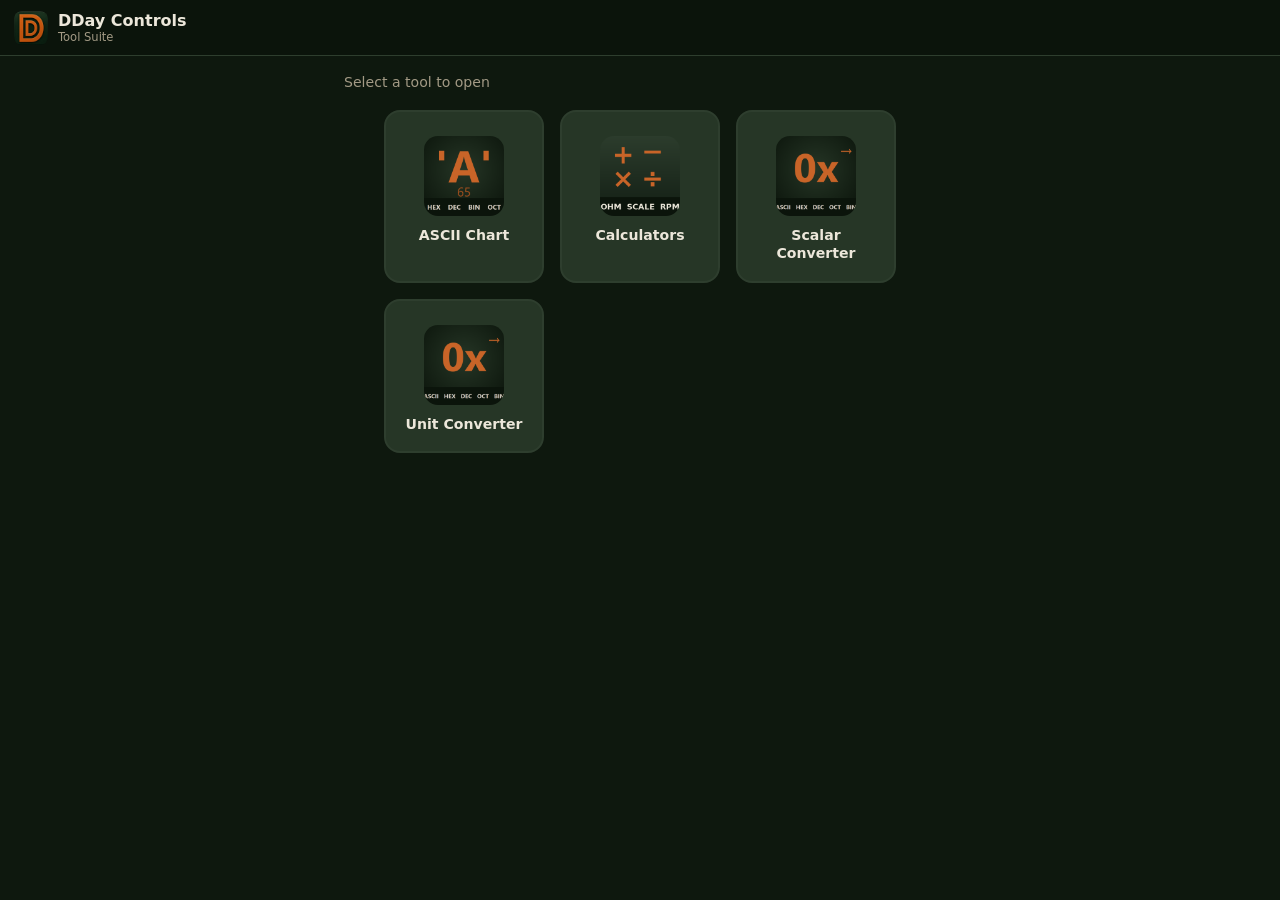
<file: index.html>
<!DOCTYPE html>
<html lang="en">
<head>
  <meta charset="UTF-8">
  <meta name="viewport" content="width=device-width, initial-scale=1.0">
  <title>DDay Controls Tool Suite</title>
  <link rel="manifest" href="manifest.json">
  <link rel="stylesheet" href="style.css">
  <meta name="theme-color" content="#263626">
  <meta name="description" content="DDay Controls Tool Suite — calculators, number base converter and ASCII chart">
  <link rel="apple-touch-icon" href="icons/icon-192.png">
</head>
<body>
  <header class="app-header">
    <img class="header-logo" src="icons/icon-192.png" alt="">
    <div class="header-text">
      <div class="title">DDay Controls</div>
      <div class="subtitle">Tool Suite</div>
    </div>
  </header>

  <main class="content">
    <p style="color:var(--text-muted); font-size:0.88rem;">Select a tool to open</p>
    <div class="tile-grid">
      <a class="tile" href="ascii-chart.html">
        <img class="tile-icon" src="icons/ascii-icon.png" alt="">
        <span class="tile-name">ASCII Chart</span>
      </a>
      <a class="tile" href="calculator.html">
        <img class="tile-icon" src="icons/calculator-icon.png" alt="">
        <span class="tile-name">Calculators</span>
      </a>
      <a class="tile" href="scalar.html">
        <img class="tile-icon" src="icons/converter-icon.png" alt="">
        <span class="tile-name">Scalar Converter</span>
      </a>
      <a class="tile" href="unit-converter.html">
        <img class="tile-icon" src="icons/converter-icon.png" alt="">
        <span class="tile-name">Unit Converter</span>
      </a>
    </div>
  </main>

  <script>
    if ('serviceWorker' in navigator) navigator.serviceWorker.register('sw.js');
  </script>
</body>
</html>
</file>
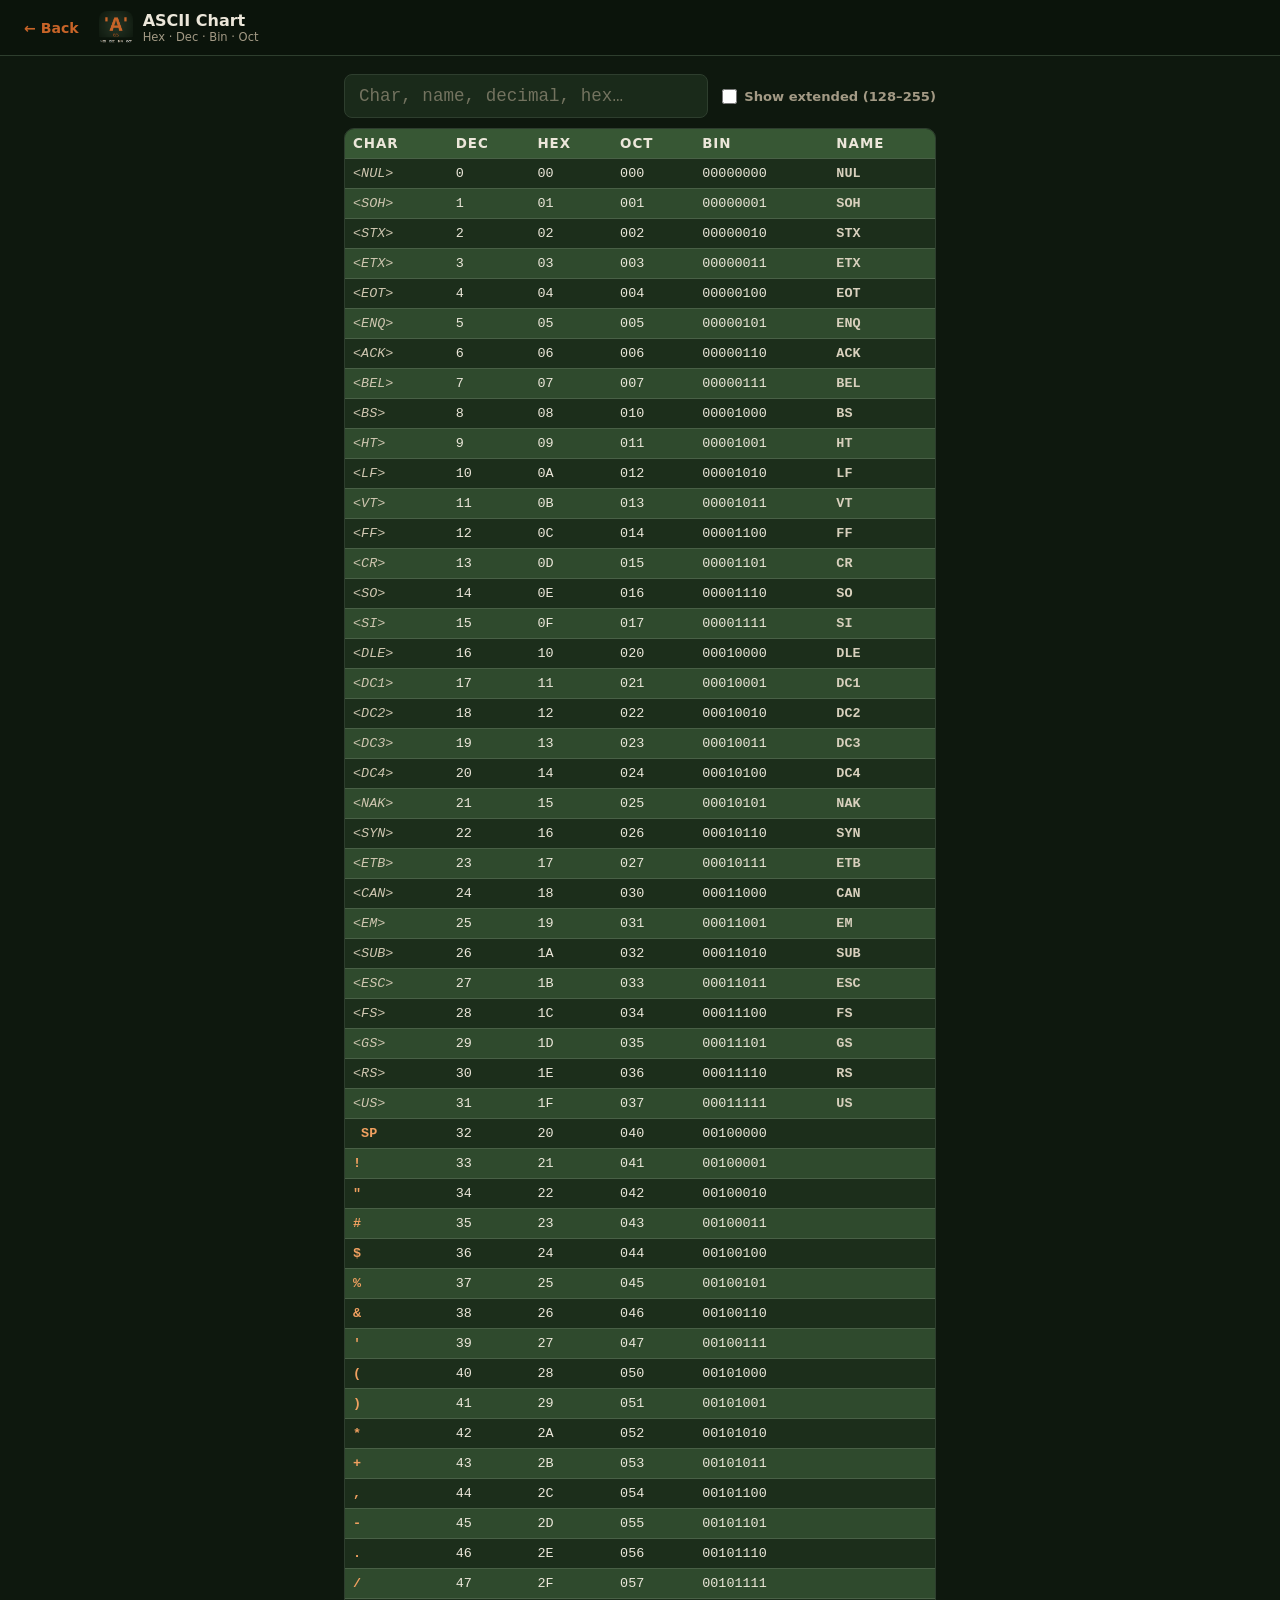
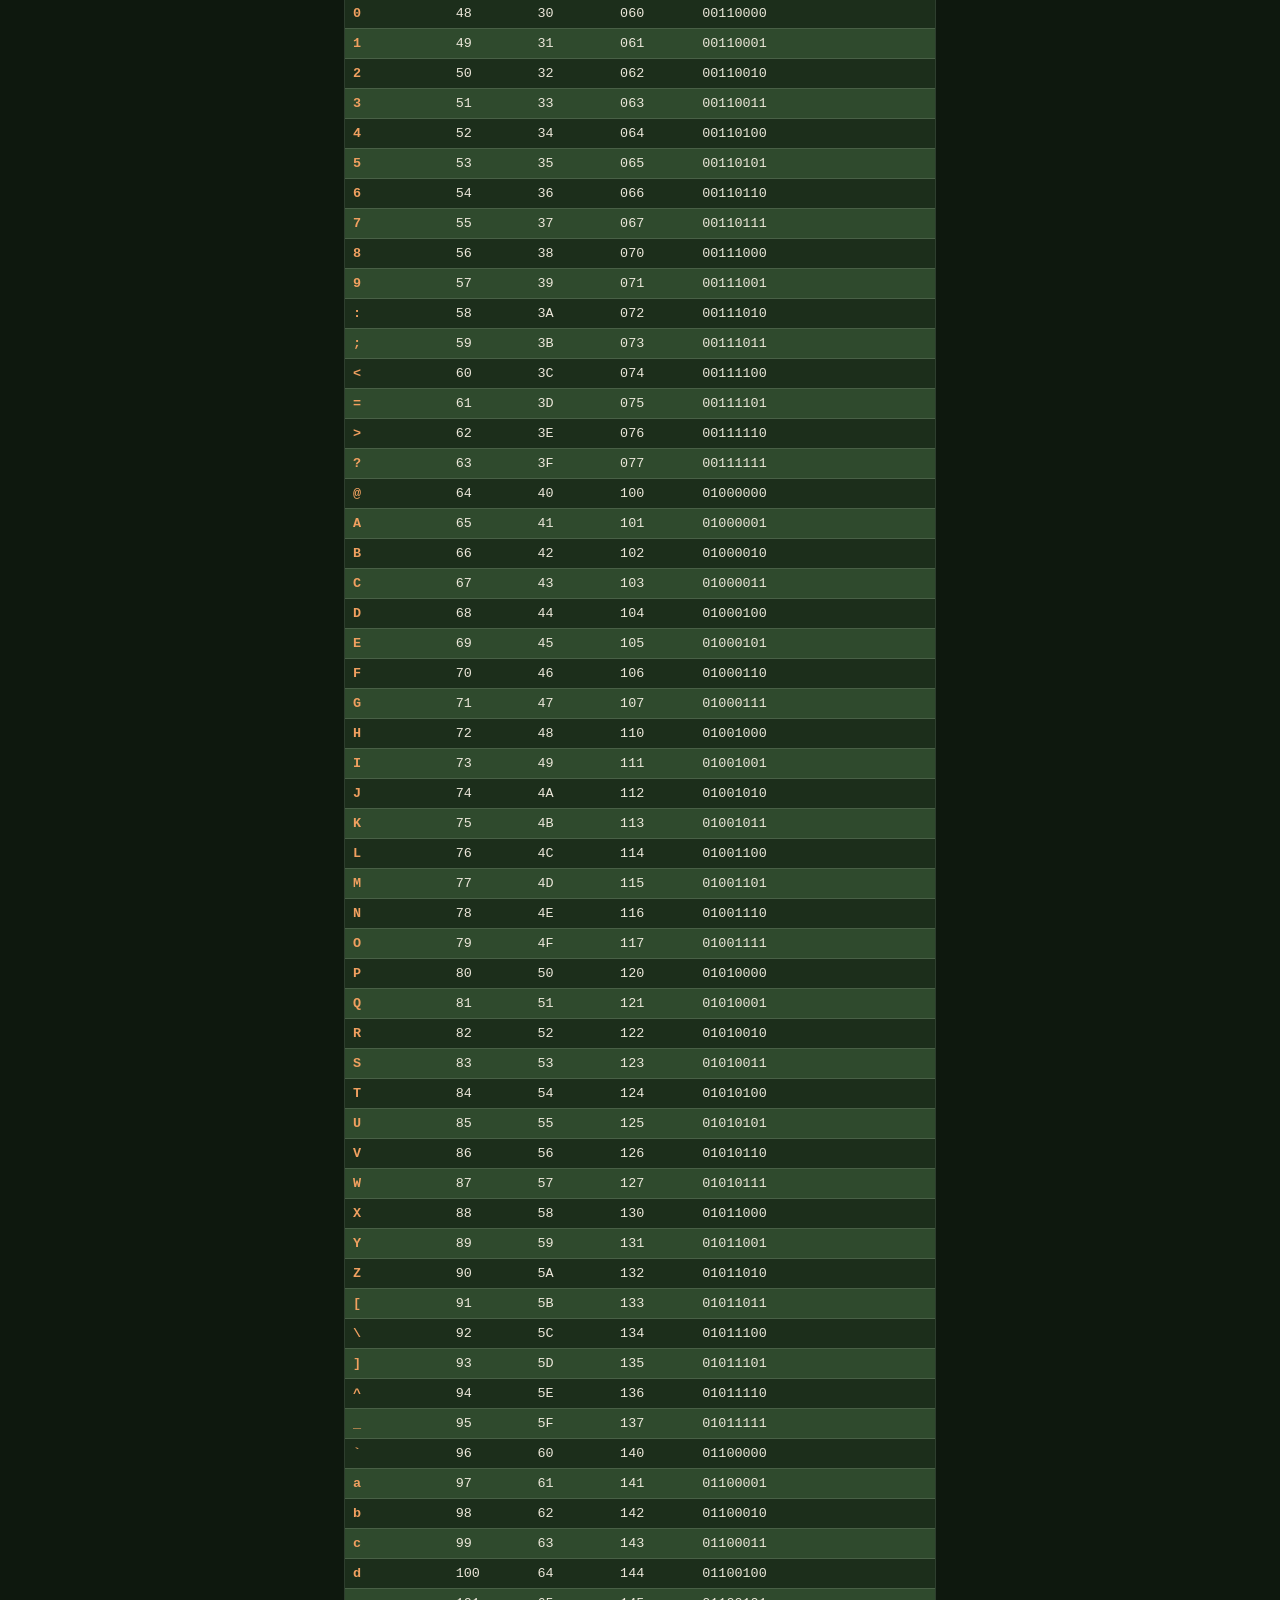
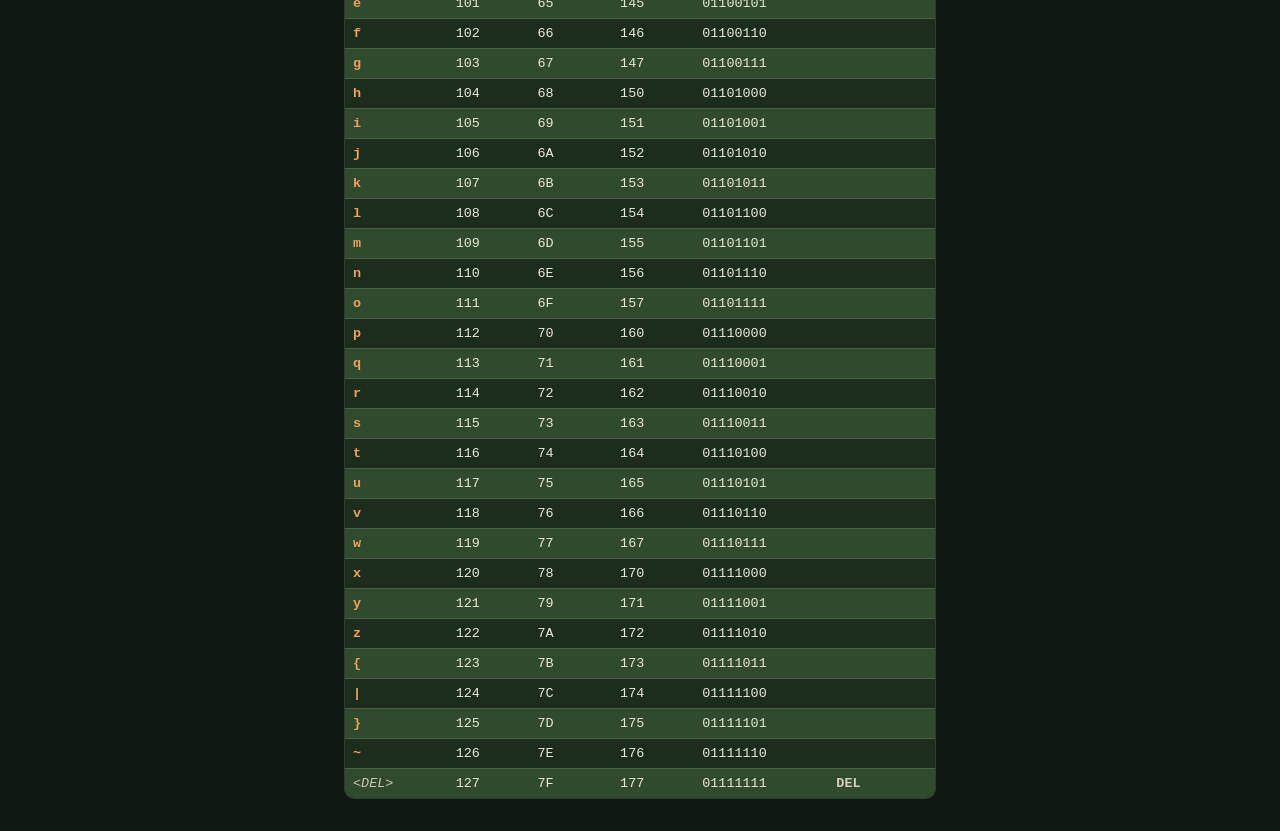
<file: ascii-chart.html>
<!DOCTYPE html>
<html lang="en">
<head>
  <meta charset="UTF-8">
  <meta name="viewport" content="width=device-width, initial-scale=1.0">
  <title>ASCII Chart — DDay Controls</title>
  <link rel="manifest" href="manifest.json">
  <link rel="stylesheet" href="style.css">
  <meta name="theme-color" content="#263626">
  <link rel="apple-touch-icon" href="icons/icon-192.png">
  <style>
    .toolbar {
      display: flex;
      align-items: center;
      gap: 14px;
      padding: 8px 0 4px;
      flex-wrap: wrap;
    }
    .toolbar input[type=search] { flex: 1; min-width: 180px; }
    .toggle-label {
      display: flex;
      align-items: center;
      gap: 7px;
      cursor: pointer;
      user-select: none;
      white-space: nowrap;
      font-size: 0.82rem;
      color: var(--text-muted);
      font-weight: 600;
    }
    .toggle-label input[type=checkbox] {
      accent-color: var(--accent);
      width: 15px; height: 15px;
      cursor: pointer;
    }

    /* Tighter table for more columns */
    .ascii-table thead th,
    .ascii-table td { padding: 7px 8px; font-size: 0.84rem; }
    .ascii-table thead th { top: 108px; }  /* below sticky toolbar */

    .td-char { color: #f0a060; font-weight: 700; min-width: 36px; }  /* bright orange char */
    .td-ctrl { color: #cfc6b0; font-style: italic; }  /* <NUL> etc — brightened for contrast */
    .td-name { color: #d8d0bd; font-family: inherit; font-weight: 600; font-size: 0.76rem; }
    .td-ext  { color: var(--text); }  /* extended printable chars */
  </style>
</head>
<body>
  <header class="app-header">
    <a class="back-btn" href="index.html">&#8592; Back</a>
    <img class="header-logo" src="icons/ascii-icon.png" alt="">
    <div class="header-text">
      <div class="title">ASCII Chart</div>
      <div class="subtitle">Hex · Dec · Bin · Oct</div>
    </div>
  </header>

  <main class="content" style="padding-top:0">
    <div class="search-sticky">
      <div class="toolbar">
        <input type="search" id="search"
               placeholder="Char, name, decimal, hex…"
               autocomplete="off" autocorrect="off"
               autocapitalize="off" spellcheck="false">
        <label class="toggle-label">
          <input type="checkbox" id="show-ext">
          Show extended (128–255)
        </label>
      </div>
    </div>

    <div class="ascii-wrap">
      <table class="ascii-table">
        <thead>
          <tr>
            <th>Char</th>
            <th>Dec</th>
            <th>Hex</th>
            <th>Oct</th>
            <th>Bin</th>
            <th>Name</th>
          </tr>
        </thead>
        <tbody id="tbody"></tbody>
      </table>
    </div>
    <p id="no-rows" class="no-rows" style="display:none">No matching characters</p>
  </main>

  <script>
    // Control character names 0–31 and 127
    const CTRL_NAMES = {
      0:'NUL',1:'SOH',2:'STX',3:'ETX',4:'EOT',5:'ENQ',6:'ACK',7:'BEL',
      8:'BS',9:'HT',10:'LF',11:'VT',12:'FF',13:'CR',14:'SO',15:'SI',
      16:'DLE',17:'DC1',18:'DC2',19:'DC3',20:'DC4',21:'NAK',22:'SYN',23:'ETB',
      24:'CAN',25:'EM',26:'SUB',27:'ESC',28:'FS',29:'GS',30:'RS',31:'US',127:'DEL',
    };

    // Build rows for 0–255
    function buildRows(maxN) {
      return Array.from({ length: maxN + 1 }, (_, i) => {
        const isCtrl    = i < 32 || i === 127;
        const isExt     = i > 127;
        const name      = CTRL_NAMES[i] || '';
        const charDisp  = isCtrl ? `&lt;${name}&gt;` : (i === 32 ? '&nbsp;SP' : String.fromCharCode(i));
        return {
          n:       i,
          dec:     i.toString(10),
          hex:     i.toString(16).toUpperCase().padStart(2, '0'),
          oct:     i.toString(8).padStart(3, '0'),
          bin:     i.toString(2).padStart(8, '0'),
          name,
          isCtrl,
          isExt,
          charDisp,
          // raw char for matching
          charRaw: isCtrl ? name : String.fromCharCode(i),
        };
      });
    }

    // ── Filter logic ─────────────────────────────────────────────────────────
    function rowMatches(r, term) {
      if (!term) return true;

      // Single character: case-insensitive — shows both 'A' (65) and 'a' (97)
      if (term.length === 1) {
        return r.charRaw.toLowerCase() === term.toLowerCase();
      }

      // Explicit 0x hex prefix
      if (term.toLowerCase().startsWith('0x')) {
        const h = term.slice(2).toLowerCase();
        return h === '' || r.hex.toLowerCase().startsWith(h);
      }

      // Mixed hex digits (contains a–f): match hex column
      if (/^[0-9a-f]+$/i.test(term) && /[a-f]/i.test(term)) {
        return r.hex.toLowerCase().startsWith(term.toLowerCase());
      }

      // Control name prefix (e.g. "nu" → NUL, "lf" → LF)
      if (r.name && r.name.toLowerCase().startsWith(term)) return true;

      // Pure decimal digits: match dec column by prefix
      if (/^\d+$/.test(term)) return r.dec.startsWith(term);

      return false;
    }

    // ── DOM ──────────────────────────────────────────────────────────────────
    const tbody    = document.getElementById('tbody');
    const searchEl = document.getElementById('search');
    const noRows   = document.getElementById('no-rows');
    const extChk   = document.getElementById('show-ext');

    let ALL_ROWS = buildRows(127);

    function renderRows() {
      const showExt = extChk.checked;
      const rows = showExt ? buildRows(255) : buildRows(127);
      ALL_ROWS = rows;
      tbody.innerHTML = '';
      const frag = document.createDocumentFragment();
      rows.forEach(r => {
        const tr = document.createElement('tr');
        tr.dataset.n = r.n;
        const charClass = r.isCtrl ? 'td-ctrl' : (r.isExt ? 'td-ext' : 'td-char');
        tr.innerHTML =
          `<td class="${charClass}">${r.charDisp}</td>` +
          `<td>${r.dec}</td>` +
          `<td>${r.hex}</td>` +
          `<td>${r.oct}</td>` +
          `<td>${r.bin}</td>` +
          `<td class="td-name">${r.name}</td>`;
        frag.appendChild(tr);
      });
      tbody.appendChild(frag);
      applyFilter();
    }

    function applyFilter() {
      const term = searchEl.value.trim().toLowerCase();
      let visible = 0;
      tbody.querySelectorAll('tr').forEach(tr => {
        const r = ALL_ROWS[+tr.dataset.n];
        if (!r) { tr.style.display = 'none'; return; }
        const show = rowMatches(r, term);
        tr.style.display = show ? '' : 'none';
        if (show) visible++;
      });
      noRows.style.display = visible === 0 ? '' : 'none';
    }

    searchEl.addEventListener('input', () => {
      // Reset scroll so filtered rows (always near table top) stay in view
      window.scrollTo(0, 0);
      applyFilter();
    });
    extChk.addEventListener('change', renderRows);

    // Initial render
    renderRows();

    if ('serviceWorker' in navigator) navigator.serviceWorker.register('sw.js');
  </script>
</body>
</html>
</file>
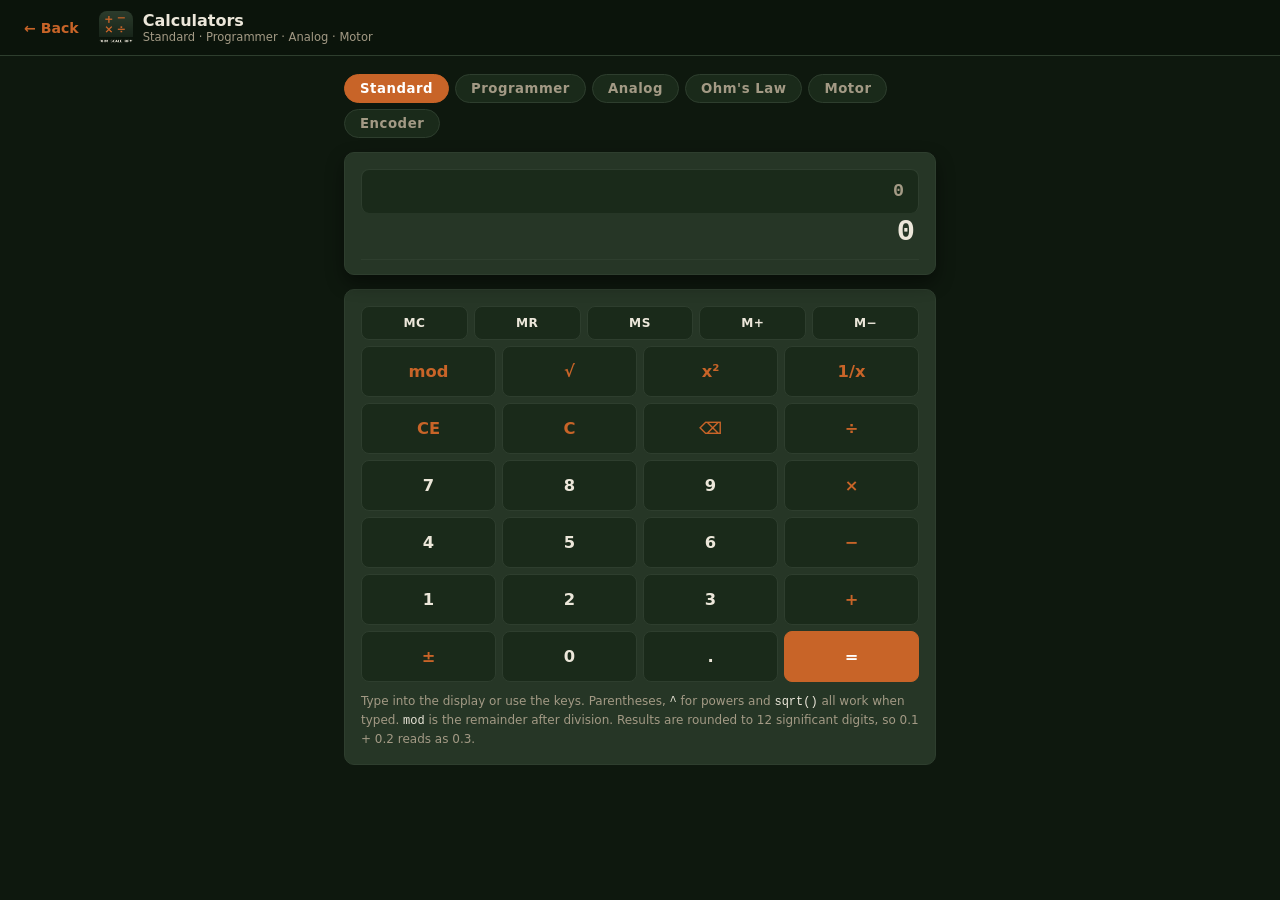
<file: calculator.html>
<!DOCTYPE html>
<html lang="en">
<head>
  <meta charset="UTF-8">
  <meta name="viewport" content="width=device-width, initial-scale=1.0">
  <title>DDay Controls Calculators</title>
  <link rel="manifest" href="manifest.json">
  <link rel="stylesheet" href="style.css">
  <meta name="theme-color" content="#263626">
  <link rel="apple-touch-icon" href="icons/icon-192.png">
  <style>
    /* Two-up field rows that collapse to a single column on narrow phones. */
    .field-grid {
      display: grid;
      grid-template-columns: 1fr;
      gap: 10px;
    }
    @media (min-width: 360px) { .field-grid { grid-template-columns: 1fr 1fr; } }
    .field-grid.three { grid-template-columns: 1fr; }
    @media (min-width: 360px) { .field-grid.three { grid-template-columns: 1fr 1fr 1fr; } }

    .field { display: flex; flex-direction: column; gap: 6px; }
    .field .field-label { margin-bottom: 0; }

    .card-title {
      font-size: 0.82rem;
      font-weight: 700;
      color: var(--text);
      text-transform: uppercase;
      letter-spacing: 0.06em;
      margin-bottom: 12px;
      padding-bottom: 8px;
      border-bottom: 1px solid var(--border);
    }

    .hint {
      font-size: 0.75rem;
      color: var(--text-muted);
      margin-top: 10px;
      line-height: 1.5;
    }
    .hint code {
      font-family: 'Consolas', 'Courier New', monospace;
      color: var(--text);
    }

    .note {
      font-size: 0.78rem;
      font-weight: 600;
      margin-top: 10px;
      padding: 8px 12px;
      border-radius: 8px;
      display: none;
    }
    .note.error { display: block; background: rgba(200,60,40,0.16); color: #ffb3a0; border: 1px solid rgba(200,60,40,0.4); }
    .note.warn  { display: block; background: rgba(200,150,40,0.14); color: #f0cf94; border: 1px solid rgba(200,150,40,0.38); }

    /* ── Calculator display and keypad ─────────────────────────────────── */
    .calc-display {
      width: 100%;
      background: transparent;
      border: none;
      border-bottom: 1px solid var(--border);
      border-radius: 0;
      color: var(--text);
      font-family: 'Consolas', 'Courier New', monospace;
      font-size: 1.6rem;
      font-weight: 600;
      text-align: right;
      padding: 6px 4px 12px;
      outline: none;
      overflow-x: auto;
    }
    .calc-display:focus { border-bottom-color: var(--accent); box-shadow: none; }

    .base-list { margin-top: 10px; display: flex; flex-direction: column; gap: 2px; }

    .base-row {
      display: flex;
      align-items: center;
      gap: 10px;
      padding: 7px 10px;
      border-radius: 8px;
      border: 1px solid transparent;
      cursor: pointer;
      user-select: none;
      transition: background var(--ease), border-color var(--ease);
    }
    .base-row:hover { background: rgba(200,100,40,0.06); }
    /* The active row is the base the display is being read in. */
    .base-row.active { background: rgba(200,100,40,0.12); border-color: var(--accent); }
    .base-row .tag {
      width: 40px;
      flex-shrink: 0;
      font-size: 0.7rem;
      font-weight: 700;
      letter-spacing: 0.07em;
      color: var(--text-muted);
    }
    .base-row.active .tag { color: var(--accent); }
    .base-row .val {
      flex: 1;
      font-family: 'Consolas', 'Courier New', monospace;
      font-size: 0.92rem;
      overflow-x: auto;
      white-space: nowrap;
    }
    .row-copy {
      flex-shrink: 0;
      background: none;
      border: none;
      color: var(--text-muted);
      font-size: 0.95rem;
      line-height: 1;
      opacity: 0.5;
      padding: 5px 7px;
      border-radius: 6px;
      cursor: pointer;
    }
    .row-copy:focus-visible { outline: 2px solid var(--accent); }
    .row-copy:hover { color: var(--accent); opacity: 1; background: rgba(200,100,40,0.12); }

    .keypad {
      display: grid;
      grid-template-columns: repeat(5, 1fr);
      gap: 6px;
    }
    .keypad.small { margin-bottom: 6px; }
    .keypad.four { grid-template-columns: repeat(4, 1fr); }

    .calc-display.entry { font-size: 1.15rem; color: var(--text-muted); border-bottom: none; }

    .calc-result {
      font-family: 'Consolas', 'Courier New', monospace;
      font-size: 1.9rem;
      font-weight: 700;
      text-align: right;
      color: var(--text);
      padding: 2px 4px 10px;
      border-bottom: 1px solid var(--border);
      overflow-x: auto;
      white-space: nowrap;
    }

    .key {
      padding: 15px 0;
      border-radius: 8px;
      border: 1px solid var(--border);
      background: var(--surface);
      color: var(--text);
      font-family: inherit;
      font-size: 1.02rem;
      font-weight: 600;
      cursor: pointer;
      user-select: none;
      transition: border-color var(--ease), background var(--ease);
    }
    .key:hover:not(:disabled) { border-color: var(--accent); background: rgba(200,100,40,0.08); }
    .key:active:not(:disabled) { background: rgba(200,100,40,0.2); }
    .key:disabled { opacity: 0.28; cursor: default; }
    .key.sm { padding: 9px 0; font-size: 0.76rem; letter-spacing: 0.04em; }
    .key.op { color: var(--accent); }
    .key.equals {
      grid-column: span 2;
      background: var(--accent);
      border-color: var(--accent);
      color: #fff;
    }
    .key.equals.one { grid-column: span 1; }
    .key.equals:hover { background: var(--accent-hover); border-color: var(--accent-hover); }

    /* The display has to stay on screen while the keypad is being used —
       otherwise you cannot see what you are typing without scrolling back up.
       56px clears the app header, which is itself sticky at the top. */
    .card.pinned {
      position: sticky;
      top: 56px;
      z-index: 12;
      box-shadow: 0 8px 18px rgba(0, 0, 0, 0.45);
    }

    .mode { display: none; }
    .mode.active { display: block; }

    .checkline {
      display: flex;
      align-items: center;
      gap: 8px;
      cursor: pointer;
      user-select: none;
      font-size: 0.85rem;
      font-weight: 600;
      margin-top: 12px;
    }
    .checkline input { accent-color: var(--accent); width: 16px; height: 16px; }
  </style>
</head>
<body>
  <header class="app-header">
    <a class="back-btn" href="index.html">&#8592; Back</a>
    <img class="header-logo" src="icons/calculator-icon.png" alt="">
    <div class="header-text">
      <div class="title">Calculators</div>
      <div class="subtitle">Standard · Programmer · Analog · Motor</div>
    </div>
  </header>

  <main class="content">

    <div class="seg-control" role="group" aria-label="Calculator mode" style="margin-top:0">
      <input type="radio" name="mode" id="m-standard" value="standard" checked>
      <label for="m-standard">Standard</label>
      <input type="radio" name="mode" id="m-calc" value="calc">
      <label for="m-calc">Programmer</label>
      <input type="radio" name="mode" id="m-analog" value="analog">
      <label for="m-analog">Analog</label>
      <input type="radio" name="mode" id="m-ohms" value="ohms">
      <label for="m-ohms">Ohm's Law</label>
      <input type="radio" name="mode" id="m-motor" value="motor">
      <label for="m-motor">Motor</label>
      <input type="radio" name="mode" id="m-encoder" value="encoder">
      <label for="m-encoder">Encoder</label>
    </div>

    <!-- ══ STANDARD ════════════════════════════════════════════════════════ -->
    <section class="mode active" id="mode-standard" style="margin-top:14px">
      <div class="card pinned" style="padding-bottom:14px">
        <input type="text" id="std-expr" class="calc-display entry"
               value="0"
               autocomplete="off" autocorrect="off"
               autocapitalize="off" spellcheck="false"
               aria-label="Expression">
        <div class="calc-result" id="std-result">0</div>
        <div class="note" id="std-note"></div>
      </div>

      <div class="card">
        <div class="keypad small">
          <button class="key sm" type="button" data-smem="MC">MC</button>
          <button class="key sm" type="button" data-smem="MR">MR</button>
          <button class="key sm" type="button" data-smem="MS">MS</button>
          <button class="key sm" type="button" data-smem="M+">M+</button>
          <button class="key sm" type="button" data-smem="M-">M&minus;</button>
        </div>

        <div class="keypad four">
          <button class="key op" type="button" data-sins=" % " title="Remainder after division">mod</button>
          <button class="key op" type="button" data-sact="sqrt">&radic;</button>
          <button class="key op" type="button" data-sact="square">x&sup2;</button>
          <button class="key op" type="button" data-sact="inverse">1/x</button>

          <button class="key op" type="button" data-sact="clearentry">CE</button>
          <button class="key op" type="button" data-sact="clear">C</button>
          <button class="key op" type="button" data-sact="back">&#9003;</button>
          <button class="key op" type="button" data-sins=" / ">&divide;</button>

          <button class="key" type="button" data-sins="7">7</button>
          <button class="key" type="button" data-sins="8">8</button>
          <button class="key" type="button" data-sins="9">9</button>
          <button class="key op" type="button" data-sins=" * ">&times;</button>

          <button class="key" type="button" data-sins="4">4</button>
          <button class="key" type="button" data-sins="5">5</button>
          <button class="key" type="button" data-sins="6">6</button>
          <button class="key op" type="button" data-sins=" - ">&minus;</button>

          <button class="key" type="button" data-sins="1">1</button>
          <button class="key" type="button" data-sins="2">2</button>
          <button class="key" type="button" data-sins="3">3</button>
          <button class="key op" type="button" data-sins=" + ">+</button>

          <button class="key op" type="button" data-sact="negate">&plusmn;</button>
          <button class="key" type="button" data-sins="0">0</button>
          <button class="key" type="button" data-sins=".">.</button>
          <button class="key equals one" type="button" data-sact="equals">=</button>
        </div>

        <p class="hint">
          Type into the display or use the keys. Parentheses, <code>^</code> for powers and
          <code>sqrt()</code> all work when typed. <code>mod</code> is the remainder after
          division. Results are rounded to 12 significant digits, so 0.1 + 0.2 reads as 0.3.
        </p>
      </div>
    </section>

    <!-- ══ BASE MATH ═══════════════════════════════════════════════════════ -->
    <section class="mode" id="mode-calc" style="margin-top:14px">
      <div class="card pinned" style="padding-bottom:12px">

        <!-- Display. Editable, so the keypad and the keyboard both work. -->
        <input type="text" id="expr" class="calc-display"
               value="0"
               autocomplete="off" autocorrect="off"
               autocapitalize="off" spellcheck="false"
               aria-label="Expression">

        <!-- Live value in all four bases. Click a row to enter in that base. -->
        <div class="base-list">
          <div class="base-row active" data-base="HEX" role="button" tabindex="0">
            <span class="tag">HEX</span><span class="val" id="row-HEX">0</span>
            <button class="row-copy" type="button" data-copy="HEX" aria-label="Copy hex value">&#10697;</button>
          </div>
          <div class="base-row" data-base="DEC" role="button" tabindex="0">
            <span class="tag">DEC</span><span class="val" id="row-DEC">0</span>
            <button class="row-copy" type="button" data-copy="DEC" aria-label="Copy decimal value">&#10697;</button>
          </div>
          <div class="base-row" data-base="OCT" role="button" tabindex="0">
            <span class="tag">OCT</span><span class="val" id="row-OCT">0</span>
            <button class="row-copy" type="button" data-copy="OCT" aria-label="Copy octal value">&#10697;</button>
          </div>
          <div class="base-row" data-base="BIN" role="button" tabindex="0">
            <span class="tag">BIN</span><span class="val" id="row-BIN">0</span>
            <button class="row-copy" type="button" data-copy="BIN" aria-label="Copy binary value">&#10697;</button>
          </div>
        </div>


        <div class="note" id="calc-note"></div>
      </div>

      <div class="card">
        <div class="seg-control" role="group" aria-label="Word size" style="margin-top:0">
          <input type="radio" name="cwidth" id="cw8" value="8">
          <label for="cw8">BYTE</label>
          <input type="radio" name="cwidth" id="cw16" value="16" checked>
          <label for="cw16">WORD</label>
          <input type="radio" name="cwidth" id="cw32" value="32">
          <label for="cw32">DWORD</label>
          <input type="radio" name="cwidth" id="cw64" value="64">
          <label for="cw64">QWORD</label>
        </div>

        <div style="display:flex; align-items:center; gap:14px; flex-wrap:wrap">
          <label class="checkline">
            <input type="checkbox" id="csigned">
            <span>Signed</span>
          </label>
          <p class="hint" id="calc-range" style="margin-top:12px"></p>
        </div>

        <!-- Memory -->
        <div class="keypad small">
          <button class="key sm" type="button" data-mem="MC">MC</button>
          <button class="key sm" type="button" data-mem="MR">MR</button>
          <button class="key sm" type="button" data-mem="MS">MS</button>
          <button class="key sm" type="button" data-mem="M+">M+</button>
          <button class="key sm" type="button" data-mem="M-">M&minus;</button>
        </div>

        <!-- Bitwise -->
        <div class="keypad small">
          <button class="key sm op" type="button" data-ins=" &amp; ">AND</button>
          <button class="key sm op" type="button" data-ins=" | ">OR</button>
          <button class="key sm op" type="button" data-ins=" ^ ">XOR</button>
          <button class="key sm op" type="button" data-ins="~">NOT</button>
          <button class="key sm op" type="button" data-ins=" % ">MOD</button>
        </div>

        <!-- Main keypad, laid out like the Windows programmer keypad -->
        <div class="keypad">
          <button class="key hexkey" type="button" data-digit="A">A</button>
          <button class="key op" type="button" data-ins=" &lt;&lt; ">&laquo;</button>
          <button class="key op" type="button" data-ins=" &gt;&gt; ">&raquo;</button>
          <button class="key op" type="button" data-act="clear">C</button>
          <button class="key op" type="button" data-act="back">&#9003;</button>

          <button class="key hexkey" type="button" data-digit="B">B</button>
          <button class="key op" type="button" data-ins="(">(</button>
          <button class="key op" type="button" data-ins=")">)</button>
          <button class="key op" type="button" data-ins=" % ">%</button>
          <button class="key op" type="button" data-ins=" / ">&divide;</button>

          <button class="key hexkey" type="button" data-digit="C">C</button>
          <button class="key" type="button" data-digit="7">7</button>
          <button class="key" type="button" data-digit="8">8</button>
          <button class="key" type="button" data-digit="9">9</button>
          <button class="key op" type="button" data-ins=" * ">&times;</button>

          <button class="key hexkey" type="button" data-digit="D">D</button>
          <button class="key" type="button" data-digit="4">4</button>
          <button class="key" type="button" data-digit="5">5</button>
          <button class="key" type="button" data-digit="6">6</button>
          <button class="key op" type="button" data-ins=" - ">&minus;</button>

          <button class="key hexkey" type="button" data-digit="E">E</button>
          <button class="key" type="button" data-digit="1">1</button>
          <button class="key" type="button" data-digit="2">2</button>
          <button class="key" type="button" data-digit="3">3</button>
          <button class="key op" type="button" data-ins=" + ">+</button>

          <button class="key hexkey" type="button" data-digit="F">F</button>
          <button class="key op" type="button" data-act="negate">&plusmn;</button>
          <button class="key" type="button" data-digit="0">0</button>
          <button class="key" type="button" id="prog-point" disabled
                  title="Whole numbers only here — use Standard for decimals">.</button>
          <button class="key equals one" type="button" data-act="equals">=</button>
        </div>

        <p class="hint">
          Whole numbers only — bases and word sizes have no meaning for 2.5, so the decimal
          point is disabled here. Use <strong>Standard</strong> for decimal arithmetic.
          Operators follow C precedence; division truncates toward zero and the remainder takes
          the sign of the dividend, matching structured text. Every step wraps to the word size.
        </p>
      </div>
    </section>

    <!-- ══ ANALOG SCALING ══════════════════════════════════════════════════ -->
    <section class="mode" id="mode-analog" style="margin-top:14px">
      <div class="card">
        <div class="seg-control" role="group" aria-label="Scaling direction" style="margin-top:0">
          <input type="radio" name="adir" id="ad-raw" value="raw" checked>
          <label for="ad-raw">Raw → Units</label>
          <input type="radio" name="adir" id="ad-eu" value="eu">
          <label for="ad-eu">Units → Raw</label>
        </div>

        <label class="field-label" style="margin-top:14px" for="a-preset">Raw range preset</label>
        <select id="a-preset"></select>
        <p class="hint" id="a-preset-note" style="margin-top:6px"></p>

        <div class="field-grid" style="margin-top:12px">
          <div class="field">
            <label class="field-label" for="a-raw-lo">Raw low</label>
            <input type="text" id="a-raw-lo" inputmode="decimal" autocomplete="off" spellcheck="false">
          </div>
          <div class="field">
            <label class="field-label" for="a-raw-hi">Raw high</label>
            <input type="text" id="a-raw-hi" inputmode="decimal" autocomplete="off" spellcheck="false">
          </div>
          <div class="field">
            <label class="field-label" for="a-eu-lo">Units low</label>
            <input type="text" id="a-eu-lo" inputmode="decimal" autocomplete="off" spellcheck="false" placeholder="0">
          </div>
          <div class="field">
            <label class="field-label" for="a-eu-hi">Units high</label>
            <input type="text" id="a-eu-hi" inputmode="decimal" autocomplete="off" spellcheck="false" placeholder="100">
          </div>
        </div>

        <label class="field-label" style="margin-top:12px" for="a-value" id="a-value-label">Raw value</label>
        <input type="text" id="a-value" inputmode="decimal" autocomplete="off" spellcheck="false"
               placeholder="Enter a value">

        <label class="checkline">
          <input type="checkbox" id="a-clamp">
          <span>Clamp to range</span>
        </label>

        <div class="note" id="a-note"></div>
      </div>

      <div id="a-results" class="results-grid" style="display:none"></div>
      <div id="a-placeholder" class="placeholder">Enter a value to scale it</div>
    </section>

    <!-- ══ OHM'S LAW ═══════════════════════════════════════════════════════ -->
    <section class="mode" id="mode-ohms" style="margin-top:14px">
      <div class="card">
        <p class="hint" style="margin-top:0; margin-bottom:12px">Fill in any two — the other two are solved for you.</p>
        <div class="field-grid">
          <div class="field">
            <label class="field-label" for="o-v">Voltage (V)</label>
            <input type="text" id="o-v" inputmode="decimal" autocomplete="off" spellcheck="false">
          </div>
          <div class="field">
            <label class="field-label" for="o-i">Current (A)</label>
            <input type="text" id="o-i" inputmode="decimal" autocomplete="off" spellcheck="false">
          </div>
          <div class="field">
            <label class="field-label" for="o-r">Resistance (Ω)</label>
            <input type="text" id="o-r" inputmode="decimal" autocomplete="off" spellcheck="false">
          </div>
          <div class="field">
            <label class="field-label" for="o-p">Power (W)</label>
            <input type="text" id="o-p" inputmode="decimal" autocomplete="off" spellcheck="false">
          </div>
        </div>
        <div class="btn-row">
          <button class="btn" type="button" id="o-clear">Clear</button>
        </div>
        <div class="note" id="o-note"></div>
      </div>

      <div id="o-results" class="results-grid" style="display:none"></div>
      <div id="o-placeholder" class="placeholder">Enter exactly two values</div>
    </section>

    <!-- ══ MOTOR & DRIVE ═══════════════════════════════════════════════════ -->
    <section class="mode" id="mode-motor" style="margin-top:14px">

      <div class="card">
        <div class="card-title">Power &amp; torque</div>
        <div class="field-grid">
          <div class="field">
            <label class="field-label" for="mt-hp">Power (HP)</label>
            <input type="text" id="mt-hp" inputmode="decimal" autocomplete="off" spellcheck="false" placeholder="10">
          </div>
          <div class="field">
            <label class="field-label" for="mt-rpm">Speed (RPM)</label>
            <input type="text" id="mt-rpm" inputmode="decimal" autocomplete="off" spellcheck="false" placeholder="1750">
          </div>
        </div>
        <div id="mt-results" class="results-grid" style="margin-top:12px; display:none"></div>
        <div class="note" id="mt-note"></div>
      </div>

      <div class="card">
        <div class="card-title">Synchronous speed &amp; slip</div>
        <div class="field-grid three">
          <div class="field">
            <label class="field-label" for="ms-hz">Line freq (Hz)</label>
            <input type="text" id="ms-hz" inputmode="decimal" autocomplete="off" spellcheck="false" placeholder="60">
          </div>
          <div class="field">
            <label class="field-label" for="ms-poles">Poles</label>
            <input type="text" id="ms-poles" inputmode="numeric" autocomplete="off" spellcheck="false" placeholder="4">
          </div>
          <div class="field">
            <label class="field-label" for="ms-actual">Nameplate RPM</label>
            <input type="text" id="ms-actual" inputmode="decimal" autocomplete="off" spellcheck="false" placeholder="1750">
          </div>
        </div>
        <div id="ms-results" class="results-grid" style="margin-top:12px; display:none"></div>
        <div class="note" id="ms-note"></div>
      </div>

      <div class="card">
        <div class="card-title">Circuit power</div>
        <div class="seg-control" role="group" aria-label="Phase" style="margin-top:0">
          <input type="radio" name="mphase" id="mp-3" value="3" checked>
          <label for="mp-3">Three phase</label>
          <input type="radio" name="mphase" id="mp-1" value="1">
          <label for="mp-1">Single phase</label>
        </div>
        <div class="field-grid three" style="margin-top:12px">
          <div class="field">
            <label class="field-label" for="mp-v">Volts</label>
            <input type="text" id="mp-v" inputmode="decimal" autocomplete="off" spellcheck="false" placeholder="480">
          </div>
          <div class="field">
            <label class="field-label" for="mp-a">Amps</label>
            <input type="text" id="mp-a" inputmode="decimal" autocomplete="off" spellcheck="false" placeholder="100">
          </div>
          <div class="field">
            <label class="field-label" for="mp-pf">Power factor</label>
            <input type="text" id="mp-pf" inputmode="decimal" autocomplete="off" spellcheck="false" placeholder="0.85">
          </div>
        </div>
        <div id="mp-results" class="results-grid" style="margin-top:12px; display:none"></div>
        <div class="note" id="mp-note"></div>
      </div>

      <div class="card">
        <div class="card-title">Full-load current</div>
        <div class="field-grid">
          <div class="field">
            <label class="field-label" for="mf-hp">Rating (HP)</label>
            <input type="text" id="mf-hp" inputmode="decimal" autocomplete="off" spellcheck="false" placeholder="10">
          </div>
          <div class="field">
            <label class="field-label" for="mf-v">Volts</label>
            <input type="text" id="mf-v" inputmode="decimal" autocomplete="off" spellcheck="false" placeholder="480">
          </div>
          <div class="field">
            <label class="field-label" for="mf-pf">Power factor</label>
            <input type="text" id="mf-pf" inputmode="decimal" autocomplete="off" spellcheck="false" placeholder="0.85">
          </div>
          <div class="field">
            <label class="field-label" for="mf-eff">Efficiency</label>
            <input type="text" id="mf-eff" inputmode="decimal" autocomplete="off" spellcheck="false" placeholder="0.92">
          </div>
        </div>
        <div id="mf-results" class="results-grid" style="margin-top:12px; display:none"></div>
        <div class="note" id="mf-note"></div>
        <p class="hint">Calculated from the motor's output rating. Size conductors and overloads from the
          NEC full-load current tables, which run higher than the calculated value.</p>
      </div>

      <div class="card">
        <div class="card-title">Gearbox</div>
        <div class="field-grid">
          <div class="field">
            <label class="field-label" for="mg-rpm">Input RPM</label>
            <input type="text" id="mg-rpm" inputmode="decimal" autocomplete="off" spellcheck="false" placeholder="1750">
          </div>
          <div class="field">
            <label class="field-label" for="mg-ratio">Reduction ratio : 1</label>
            <input type="text" id="mg-ratio" inputmode="decimal" autocomplete="off" spellcheck="false" placeholder="10">
          </div>
          <div class="field">
            <label class="field-label" for="mg-torque">Input torque</label>
            <input type="text" id="mg-torque" inputmode="decimal" autocomplete="off" spellcheck="false" placeholder="30">
          </div>
          <div class="field">
            <label class="field-label" for="mg-eff">Efficiency</label>
            <input type="text" id="mg-eff" inputmode="decimal" autocomplete="off" spellcheck="false" placeholder="0.95">
          </div>
        </div>
        <div id="mg-results" class="results-grid" style="margin-top:12px; display:none"></div>
        <div class="note" id="mg-note"></div>
      </div>

    </section>

    <!-- ══ ENCODER & MOTION ════════════════════════════════════════════════ -->
    <section class="mode" id="mode-encoder" style="margin-top:14px">
      <div class="card">
        <div class="card-title">Drive train</div>
        <div class="field-grid">
          <div class="field">
            <label class="field-label" for="e-ppr">Pulses per rev</label>
            <input type="text" id="e-ppr" inputmode="decimal" autocomplete="off" spellcheck="false" placeholder="1024">
          </div>
          <div class="field">
            <label class="field-label" for="e-quad">Decode</label>
            <select id="e-quad">
              <option value="1">x1 — single edge</option>
              <option value="2">x2 — both edges, one channel</option>
              <option value="4" selected>x4 — both edges, A and B</option>
            </select>
          </div>
        </div>

        <label class="field-label" style="margin-top:12px" for="e-mech">Mechanism</label>
        <select id="e-mech">
          <option value="Leadscrew / belt pitch" selected>Leadscrew / belt pitch</option>
          <option value="Pulley / roller diameter">Pulley / roller diameter</option>
          <option value="Rotary (degrees)">Rotary (degrees)</option>
        </select>

        <div class="field-grid" style="margin-top:12px">
          <div class="field">
            <label class="field-label" for="e-dim" id="e-dim-label">Pitch per rev</label>
            <input type="text" id="e-dim" inputmode="decimal" autocomplete="off" spellcheck="false" placeholder="5">
          </div>
          <div class="field">
            <label class="field-label" for="e-gear">Gear ratio : 1</label>
            <input type="text" id="e-gear" inputmode="decimal" autocomplete="off" spellcheck="false" placeholder="1">
          </div>
        </div>

        <p class="hint">Travel figures come back in whatever unit you enter the pitch or diameter in.</p>
        <div class="note" id="e-note"></div>
      </div>

      <div id="e-results" class="results-grid" style="display:none"></div>
      <div id="e-placeholder" class="placeholder">Enter the drive train to see resolution</div>

      <div class="card">
        <div class="card-title">Travel &amp; frequency</div>
        <div class="field-grid">
          <div class="field">
            <label class="field-label" for="e-dist">Distance to move</label>
            <input type="text" id="e-dist" inputmode="decimal" autocomplete="off" spellcheck="false" placeholder="100">
          </div>
          <div class="field">
            <label class="field-label" for="e-rpm">Shaft speed (RPM)</label>
            <input type="text" id="e-rpm" inputmode="decimal" autocomplete="off" spellcheck="false" placeholder="3000">
          </div>
        </div>
        <div id="e2-results" class="results-grid" style="margin-top:12px; display:none"></div>
      </div>
    </section>

  </main>

  <div class="toast" id="toast">Copied</div>

  <script src="calc-core.js"></script>
  <script>
    const C = window.DDayCalc;

    // ── Shared helpers ───────────────────────────────────────────────────────
    const $ = id => document.getElementById(id);

    // Return the field's value as a number, or null when blank or unparseable.
    function num(id) {
      const raw = $(id).value.trim();
      if (!raw) return null;
      const value = Number(raw);
      return Number.isFinite(value) ? value : null;
    }

    // True when the field holds text that is not a usable number.
    function bad(id) {
      return $(id).value.trim() !== '' && num(id) === null;
    }

    function setNote(id, message, kind) {
      const el = $(id);
      el.textContent = message || '';
      el.className = message ? 'note ' + (kind || 'error') : 'note';
    }

    let toastTimer = null;
    function showToast(message) {
      const el = $('toast');
      el.textContent = message;
      el.classList.add('show');
      clearTimeout(toastTimer);
      toastTimer = setTimeout(() => el.classList.remove('show'), 1400);
    }

    function copyText(text) {
      if (navigator.clipboard && window.isSecureContext) {
        navigator.clipboard.writeText(text).then(() => showToast('Copied'), () => showToast('Copy failed'));
        return;
      }
      // Fallback for pages opened over plain http or from the filesystem.
      const scratch = document.createElement('textarea');
      scratch.value = text;
      scratch.setAttribute('readonly', '');
      scratch.style.position = 'fixed';
      scratch.style.opacity = '0';
      document.body.appendChild(scratch);
      scratch.select();
      try { document.execCommand('copy'); showToast('Copied'); }
      catch (err) { showToast('Copy failed'); }
      document.body.removeChild(scratch);
    }

    // Render a list of {tag, value, wide} rows into a results grid.
    function renderRows(gridId, placeholderId, rows) {
      const grid = $(gridId);
      const placeholder = placeholderId ? $(placeholderId) : null;
      grid.innerHTML = '';

      if (!rows || !rows.length) {
        grid.style.display = 'none';
        if (placeholder) placeholder.style.display = '';
        return;
      }

      if (placeholder) placeholder.style.display = 'none';
      grid.style.display = '';

      rows.forEach(row => {
        const div = document.createElement('div');
        div.className = 'result-row';
        if (row.wide) div.style.gridColumn = '1 / -1';

        const tag = document.createElement('span');
        tag.className = 'base-tag';
        tag.style.minWidth = row.wideTag ? '96px' : '';
        tag.textContent = row.tag;

        const value = document.createElement('span');
        value.className = 'value';
        value.textContent = row.value;

        const hint = document.createElement('span');
        hint.className = 'copy-hint';
        hint.textContent = 'tap to copy';

        div.append(tag, value, hint);
        div.addEventListener('click', () => copyText(row.copy !== undefined ? row.copy : row.value));
        grid.appendChild(div);
      });
    }

    const fmt = C.formatNumber;

    // ── Mode switching ───────────────────────────────────────────────────────
    document.querySelectorAll('input[name=mode]').forEach(radio => {
      radio.addEventListener('change', () => {
        document.querySelectorAll('.mode').forEach(section => section.classList.remove('active'));
        $('mode-' + radio.value).classList.add('active');
        window.scrollTo(0, 0);
      });
    });

    // ── Standard calculator ──────────────────────────────────────────────────
    // A plain decimal calculator. Kept separate from Programmer because bases,
    // word sizes and two's-complement wrapping have no meaning for 2.5.

    let stdLast = 0;
    let stdMemory = 0;

    function updateStandard() {
      const text = $('std-expr').value;

      if (!text.trim()) {
        $('std-result').textContent = '0';
        stdLast = 0;
        setNote('std-note', '');
        return;
      }

      try {
        stdLast = C.evaluateDecimal(text);
        $('std-result').textContent = C.formatDecimalResult(stdLast);
        setNote('std-note', '');
      } catch (err) {
        $('std-result').textContent = '—';
        setNote('std-note', err.message, 'error');
      }
    }

    function insertStandard(text) {
      const field = $('std-expr');
      // A lone leading zero is a placeholder, not something to build on —
      // except before a point, where "0." is exactly what you want.
      if (field.value === '0' && /^[0-9(]/.test(text)) field.value = '';
      field.value += text;
      updateStandard();
    }

    function standardAction(action) {
      const field = $('std-expr');
      const text = field.value;

      if (action === 'clear') {
        field.value = '0';
      } else if (action === 'clearentry') {
        // CE drops the number being typed, leaving the rest of the sum.
        field.value = text.replace(/[\d.]+\s*$/, '').trim() || '0';
      } else if (action === 'back') {
        field.value = text.slice(0, -1).trim() || '0';
      } else if (action === 'negate') {
        const wrapped = /^-\((.*)\)$/.exec(text);
        field.value = wrapped ? wrapped[1] : `-(${text})`;
      } else if (action === 'sqrt') {
        field.value = `sqrt(${text})`;
      } else if (action === 'square') {
        field.value = `(${text})^2`;
      } else if (action === 'inverse') {
        field.value = `1/(${text})`;
      } else if (action === 'equals') {
        try {
          field.value = C.formatDecimalResult(C.evaluateDecimal(text));
        } catch (err) {
          setNote('std-note', err.message, 'error');
          return;
        }
      }

      updateStandard();
    }

    function standardMemoryAction(action) {
      if (action === 'MC') { stdMemory = 0; showToast('Memory cleared'); return; }
      if (action === 'MR') { insertStandard(C.formatDecimalResult(stdMemory)); return; }
      if (action === 'MS') stdMemory = stdLast;
      else if (action === 'M+') stdMemory += stdLast;
      else stdMemory -= stdLast;

      showToast('Memory ' + C.formatDecimalResult(stdMemory));
    }

    document.querySelectorAll('.key[data-sins]').forEach(key =>
      key.addEventListener('click', () => insertStandard(key.dataset.sins)));
    document.querySelectorAll('.key[data-sact]').forEach(key =>
      key.addEventListener('click', () => standardAction(key.dataset.sact)));
    document.querySelectorAll('.key[data-smem]').forEach(key =>
      key.addEventListener('click', () => standardMemoryAction(key.dataset.smem)));

    $('std-expr').addEventListener('input', updateStandard);
    $('std-expr').addEventListener('keydown', event => {
      if (event.key === 'Enter') { event.preventDefault(); standardAction('equals'); }
    });

    updateStandard();

    // ── Base math ────────────────────────────────────────────────────────────
    // The keypad and the keyboard both write into one expression string; the
    // four base rows are just that string evaluated and re-rendered.

    const DIGIT_ORDER = '0123456789ABCDEF';
    const BASE_DIGITS_ALLOWED = { HEX: 16, DEC: 10, OCT: 8, BIN: 2 };
    const BASE_RADIX = { HEX: 16, OCT: 8, BIN: 2 };

    let calcBase = 'HEX';
    let calcMemory = 0n;

    const calcWidth = () => parseInt(document.querySelector('input[name=cwidth]:checked').value, 10);
    const calcSigned = () => $('csigned').checked;

    // A value written so it can be typed straight back in — no padding, no
    // digit grouping, which the tokenizer would read as two separate numbers.
    function literalInBase(value, base, bits) {
      if (base === 'DEC') return value.toString(10);
      const unsigned = value < 0n ? value + (1n << BigInt(bits)) : value;
      return unsigned.toString(BASE_RADIX[base]).toUpperCase();
    }

    function updateCalcRange() {
      const bits = BigInt(calcWidth());
      const lo = calcSigned() ? -(1n << (bits - 1n)) : 0n;
      const hi = calcSigned() ? (1n << (bits - 1n)) - 1n : (1n << bits) - 1n;
      $('calc-range').textContent = `${calcWidth()}-bit range ${lo.toLocaleString()} … ${hi.toLocaleString()}`;
    }

    // Grey out digits that do not exist in the base being entered.
    function updateKeypadDigits() {
      const allowed = BASE_DIGITS_ALLOWED[calcBase];
      document.querySelectorAll('.key[data-digit]').forEach(key => {
        key.disabled = DIGIT_ORDER.indexOf(key.dataset.digit) >= allowed;
      });
    }

    function setCalcBase(base) {
      if (base !== calcBase) {
        // Carry the value across rather than re-reading the same characters in
        // a base where they may not even be digits — 1F is not a decimal.
        try {
          const current = C.evaluateExpression($('expr').value, calcBase, calcWidth(), calcSigned());
          $('expr').value = literalInBase(current.value, base, calcWidth());
        } catch (err) {
          // Text that does not parse is left alone for the user to fix.
        }
      }

      calcBase = base;
      document.querySelectorAll('.base-row').forEach(row =>
        row.classList.toggle('active', row.dataset.base === base));
      updateKeypadDigits();
      updateCalc();
    }

    let lastCalcValue = 0n;

    function updateCalc() {
      updateCalcRange();
      const text = $('expr').value;
      const bits = calcWidth();
      const blank = !text.trim();

      if (blank) {
        BASES_ORDER.forEach(base => { $('row-' + base).textContent = '0'; });
        lastCalcValue = 0n;
        setNote('calc-note', '');
        return;
      }

      let result;
      try {
        result = C.evaluateExpression(text, calcBase, bits, calcSigned());
      } catch (err) {
        BASES_ORDER.forEach(base => { $('row-' + base).textContent = '—'; });
        setNote('calc-note', err.message, 'error');
        return;
      }

      lastCalcValue = result.value;
      BASES_ORDER.forEach(base => {
        $('row-' + base).textContent = C.formatInBase(result.value, base, bits);
      });

      setNote('calc-note', result.overflow
        ? `Result wrapped to ${bits} bits — the full value did not fit.` : '', 'warn');
    }

    const BASES_ORDER = ['HEX', 'DEC', 'OCT', 'BIN'];

    function insertCalc(text) {
      const field = $('expr');
      // A lone leading zero is a placeholder, not something to build on.
      if (field.value === '0' && /^[0-9A-F(~]/.test(text)) field.value = '';
      field.value += text;
      updateCalc();
    }

    function calcAction(action) {
      const field = $('expr');

      if (action === 'clear') {
        field.value = '0';
      } else if (action === 'back') {
        field.value = field.value.replace(/\s*\S\s*$/, '') || '0';
      } else if (action === 'negate') {
        // Wrap or unwrap, so pressing it twice returns the original text.
        const wrapped = /^-\((.*)\)$/.exec(field.value);
        field.value = wrapped ? wrapped[1] : `-(${field.value})`;
      } else if (action === 'equals') {
        try {
          const result = C.evaluateExpression(field.value, calcBase, calcWidth(), calcSigned());
          field.value = literalInBase(result.value, calcBase, calcWidth());
        } catch (err) {
          setNote('calc-note', err.message, 'error');
          return;
        }
      }

      updateCalc();
    }

    function calcMemoryAction(action) {
      const bits = calcWidth();
      const signed = calcSigned();

      if (action === 'MC') { calcMemory = 0n; showToast('Memory cleared'); return; }
      if (action === 'MR') { insertCalc(literalInBase(calcMemory, calcBase, bits)); return; }
      if (action === 'MS') { calcMemory = lastCalcValue; showToast('Stored ' + C.formatInBase(calcMemory, 'DEC', bits)); return; }

      calcMemory = C.wrapToWord(
        action === 'M+' ? calcMemory + lastCalcValue : calcMemory - lastCalcValue, bits, signed);
      showToast('Memory ' + C.formatInBase(calcMemory, 'DEC', bits));
    }

    document.querySelectorAll('.base-row').forEach(row => {
      row.addEventListener('click', event => {
        if (event.target.closest('.row-copy')) return;   // copy button handles itself
        setCalcBase(row.dataset.base);
      });
      row.addEventListener('keydown', event => {
        if (event.key === 'Enter' || event.key === ' ') {
          event.preventDefault();
          setCalcBase(row.dataset.base);
        }
      });
    });

    document.querySelectorAll('.row-copy').forEach(button => {
      button.addEventListener('click', () => copyText($('row-' + button.dataset.copy).textContent));
    });

    document.querySelectorAll('.key[data-digit]').forEach(key =>
      key.addEventListener('click', () => insertCalc(key.dataset.digit)));
    document.querySelectorAll('.key[data-ins]').forEach(key =>
      key.addEventListener('click', () => insertCalc(key.dataset.ins)));
    document.querySelectorAll('.key[data-act]').forEach(key =>
      key.addEventListener('click', () => calcAction(key.dataset.act)));
    document.querySelectorAll('.key[data-mem]').forEach(key =>
      key.addEventListener('click', () => calcMemoryAction(key.dataset.mem)));

    $('expr').addEventListener('input', updateCalc);
    $('expr').addEventListener('keydown', event => {
      if (event.key === 'Enter') { event.preventDefault(); calcAction('equals'); }
    });

    document.querySelectorAll('input[name=cwidth]').forEach(radio =>
      radio.addEventListener('change', updateCalc));
    $('csigned').addEventListener('change', updateCalc);

    setCalcBase('HEX');

    // ── Analog scaling ───────────────────────────────────────────────────────
    const presetSelect = $('a-preset');
    C.ANALOG_RAW_PRESETS.forEach((preset, index) => {
      const option = document.createElement('option');
      option.value = String(index);
      option.textContent = `${preset.name}  (${preset.low} … ${preset.high})`;
      presetSelect.appendChild(option);
    });
    const customOption = document.createElement('option');
    customOption.value = 'custom';
    customOption.textContent = 'Custom';
    presetSelect.appendChild(customOption);

    function applyPreset() {
      const chosen = presetSelect.value;
      if (chosen === 'custom') {
        $('a-preset-note').textContent = 'Enter the raw range by hand.';
        return;
      }
      const preset = C.ANALOG_RAW_PRESETS[parseInt(chosen, 10)];
      $('a-raw-lo').value = String(preset.low);
      $('a-raw-hi').value = String(preset.high);
      $('a-preset-note').textContent = preset.note;
      updateAnalog();
    }

    function analogDirection() {
      return document.querySelector('input[name=adir]:checked').value;
    }

    function updateAnalogLabels() {
      const toEu = analogDirection() === 'raw';
      $('a-value-label').textContent = toEu ? 'Raw value' : 'Engineering value';
    }

    function updateAnalog() {
      updateAnalogLabels();

      const rawLo = num('a-raw-lo');
      const rawHi = num('a-raw-hi');
      const euLo = num('a-eu-lo') === null && $('a-eu-lo').value.trim() === '' ? 0 : num('a-eu-lo');
      const euHi = num('a-eu-hi') === null && $('a-eu-hi').value.trim() === '' ? 100 : num('a-eu-hi');
      const value = num('a-value');
      const clamp = $('a-clamp').checked;

      if ([rawLo, rawHi, euLo, euHi].some(x => x === null)) {
        setNote('a-note', 'Enter numbers for both ranges.', 'error');
        renderRows('a-results', 'a-placeholder', []);
        $('a-placeholder').textContent = 'Enter a value to scale it';
        return;
      }

      if (value === null) {
        setNote('a-note', '');
        renderRows('a-results', 'a-placeholder', []);
        $('a-placeholder').textContent = $('a-value').value.trim()
          ? 'That value is not a number' : 'Enter a value to scale it';
        return;
      }

      try {
        if (analogDirection() === 'raw') {
          const out = C.scaleAnalog(value, rawLo, rawHi, euLo, euHi, clamp);
          rangeNote(out.underRange, out.overRange, clamp);
          renderRows('a-results', 'a-placeholder', [
            { tag: 'UNITS', value: fmt(out.eu), wide: true },
            { tag: 'PERCENT', value: fmt(out.percent) + ' %' },
            { tag: 'PER COUNT', value: fmt(out.resolution) },
            { tag: 'RAW SPAN', value: fmt(out.rawSpan) },
            { tag: 'UNIT SPAN', value: fmt(out.euSpan) },
          ]);
        } else {
          const out = C.unscaleAnalog(value, rawLo, rawHi, euLo, euHi, clamp);
          rangeNote(out.underRange, out.overRange, clamp);
          renderRows('a-results', 'a-placeholder', [
            { tag: 'RAW', value: fmt(out.raw), wide: true },
            { tag: 'ROUNDED', value: String(out.rawRounded) },
            { tag: 'PERCENT', value: fmt(out.percent) + ' %' },
          ]);
        }
      } catch (err) {
        setNote('a-note', err.message, 'error');
        renderRows('a-results', 'a-placeholder', []);
        $('a-placeholder').textContent = 'Fix the range to see a result';
      }
    }

    function rangeNote(under, over, clamp) {
      if (!under && !over) { setNote('a-note', ''); return; }
      const side = under ? 'below' : 'above';
      setNote('a-note', clamp
        ? `Input is ${side} range — result clamped to the limit.`
        : `Input is ${side} range — result is extrapolated past the limit.`, 'warn');
    }

    presetSelect.addEventListener('change', applyPreset);
    ['a-raw-lo', 'a-raw-hi', 'a-eu-lo', 'a-eu-hi', 'a-value'].forEach(id =>
      $(id).addEventListener('input', () => {
        // Hand-editing a range means the preset no longer describes it.
        if (['a-raw-lo', 'a-raw-hi'].includes(id) && presetSelect.value !== 'custom') {
          presetSelect.value = 'custom';
          $('a-preset-note').textContent = 'Enter the raw range by hand.';
        }
        updateAnalog();
      }));
    $('a-clamp').addEventListener('change', updateAnalog);
    document.querySelectorAll('input[name=adir]').forEach(r => r.addEventListener('change', updateAnalog));
    applyPreset();

    // ── Ohm's law ────────────────────────────────────────────────────────────
    const OHM_FIELDS = ['o-v', 'o-i', 'o-r', 'o-p'];

    function updateOhms() {
      const filled = OHM_FIELDS.filter(id => $(id).value.trim() !== '');

      if (filled.some(id => num(id) === null)) {
        setNote('o-note', 'Those entries must be numbers.', 'error');
        renderRows('o-results', 'o-placeholder', []);
        $('o-placeholder').textContent = 'Enter exactly two values';
        return;
      }

      if (filled.length !== 2) {
        setNote('o-note', '');
        renderRows('o-results', 'o-placeholder', []);
        $('o-placeholder').textContent = filled.length < 2
          ? 'Enter exactly two values' : 'Too many values — clear one to solve';
        return;
      }

      try {
        const out = C.solveOhmsLaw(num('o-v'), num('o-i'), num('o-r'), num('o-p'));
        setNote('o-note', '');
        renderRows('o-results', 'o-placeholder', [
          { tag: 'VOLTS', value: fmt(out.volts) + ' V' },
          { tag: 'AMPS', value: fmt(out.amps) + ' A' },
          { tag: 'OHMS', value: fmt(out.ohms) + ' Ω' },
          { tag: 'WATTS', value: fmt(out.watts) + ' W' },
        ]);
      } catch (err) {
        setNote('o-note', err.message, 'error');
        renderRows('o-results', 'o-placeholder', []);
        $('o-placeholder').textContent = 'Adjust the inputs to solve';
      }
    }

    OHM_FIELDS.forEach(id => $(id).addEventListener('input', updateOhms));
    $('o-clear').addEventListener('click', () => {
      OHM_FIELDS.forEach(id => { $(id).value = ''; });
      updateOhms();
    });

    // ── Motor: power & torque ────────────────────────────────────────────────
    function updateTorque() {
      const hp = num('mt-hp');
      const rpm = num('mt-rpm');

      if (hp === null || rpm === null) {
        setNote('mt-note', bad('mt-hp') || bad('mt-rpm') ? 'Enter numbers.' : '', 'error');
        renderRows('mt-results', null, []);
        return;
      }

      try {
        const out = C.torqueFromPower(hp, rpm);
        setNote('mt-note', '');
        renderRows('mt-results', null, [
          { tag: 'TORQUE', value: fmt(out.lbFt) + ' lb·ft' },
          { tag: 'TORQUE', value: fmt(out.nM) + ' N·m' },
          { tag: 'POWER', value: fmt(out.kw) + ' kW' },
        ]);
      } catch (err) {
        setNote('mt-note', err.message, 'error');
        renderRows('mt-results', null, []);
      }
    }
    ['mt-hp', 'mt-rpm'].forEach(id => $(id).addEventListener('input', updateTorque));

    // ── Motor: synchronous speed & slip ──────────────────────────────────────
    function updateSlip() {
      const hz = num('ms-hz');
      const poles = num('ms-poles');
      const actual = num('ms-actual');

      if (hz === null || poles === null) {
        setNote('ms-note', bad('ms-hz') || bad('ms-poles') ? 'Enter numbers.' : '', 'error');
        renderRows('ms-results', null, []);
        return;
      }

      try {
        const sync = C.synchronousSpeed(hz, poles);
        setNote('ms-note', '');
        const rows = [{ tag: 'SYNC', value: fmt(sync) + ' RPM' }];

        if (actual !== null) {
          rows.push({ tag: 'SLIP', value: fmt(C.slipPercent(sync, actual)) + ' %' });
          rows.push({ tag: 'SLIP RPM', value: fmt(sync - actual) + ' RPM' });
        }

        renderRows('ms-results', null, rows);
      } catch (err) {
        setNote('ms-note', err.message, 'error');
        renderRows('ms-results', null, []);
      }
    }
    ['ms-hz', 'ms-poles', 'ms-actual'].forEach(id => $(id).addEventListener('input', updateSlip));

    // ── Motor: circuit power ─────────────────────────────────────────────────
    function updatePower() {
      const volts = num('mp-v');
      const amps = num('mp-a');
      const pf = num('mp-pf');
      const threePhase = document.querySelector('input[name=mphase]:checked').value === '3';

      if (volts === null || amps === null || pf === null) {
        setNote('mp-note', ['mp-v', 'mp-a', 'mp-pf'].some(bad) ? 'Enter numbers.' : '', 'error');
        renderRows('mp-results', null, []);
        return;
      }

      try {
        const out = C.motorPower(volts, amps, pf, threePhase);
        setNote('mp-note', '');
        renderRows('mp-results', null, [
          { tag: 'REAL', value: fmt(out.kw) + ' kW' },
          { tag: 'APPARENT', value: fmt(out.kva) + ' kVA' },
          { tag: 'REACTIVE', value: fmt(out.kvar) + ' kVAR' },
          { tag: 'OUTPUT', value: fmt(out.hp) + ' HP' },
        ]);
      } catch (err) {
        setNote('mp-note', err.message, 'error');
        renderRows('mp-results', null, []);
      }
    }
    ['mp-v', 'mp-a', 'mp-pf'].forEach(id => $(id).addEventListener('input', updatePower));
    document.querySelectorAll('input[name=mphase]').forEach(r => r.addEventListener('change', updatePower));

    // ── Motor: full-load current ─────────────────────────────────────────────
    function updateFla() {
      const hp = num('mf-hp');
      const volts = num('mf-v');
      const pf = num('mf-pf');
      const eff = num('mf-eff');
      const threePhase = document.querySelector('input[name=mphase]:checked').value === '3';

      if ([hp, volts, pf, eff].some(x => x === null)) {
        setNote('mf-note', ['mf-hp', 'mf-v', 'mf-pf', 'mf-eff'].some(bad) ? 'Enter numbers.' : '', 'error');
        renderRows('mf-results', null, []);
        return;
      }

      try {
        const amps = C.fullLoadAmps(hp, volts, pf, eff, threePhase);
        setNote('mf-note', '');
        renderRows('mf-results', null, [
          { tag: 'CURRENT', value: fmt(amps) + ' A', wide: true },
          { tag: 'INPUT', value: fmt(C.hpToKw(hp) / eff) + ' kW' },
          { tag: 'PHASE', value: threePhase ? 'Three phase' : 'Single phase' },
        ]);
      } catch (err) {
        setNote('mf-note', err.message, 'error');
        renderRows('mf-results', null, []);
      }
    }
    ['mf-hp', 'mf-v', 'mf-pf', 'mf-eff'].forEach(id => $(id).addEventListener('input', updateFla));
    document.querySelectorAll('input[name=mphase]').forEach(r => r.addEventListener('change', updateFla));

    // ── Motor: gearbox ───────────────────────────────────────────────────────
    function updateGearbox() {
      const rpm = num('mg-rpm');
      const ratio = num('mg-ratio');
      const torque = num('mg-torque');
      const eff = num('mg-eff') === null && $('mg-eff').value.trim() === '' ? 1 : num('mg-eff');

      if (rpm === null || ratio === null || eff === null) {
        setNote('mg-note', ['mg-rpm', 'mg-ratio', 'mg-eff'].some(bad) ? 'Enter numbers.' : '', 'error');
        renderRows('mg-results', null, []);
        return;
      }

      try {
        const out = C.gearboxOutput(rpm, ratio, torque || 0, eff);
        setNote('mg-note', '');
        const rows = [{ tag: 'OUT RPM', value: fmt(out.outputRpm) }];
        if (torque !== null) rows.push({ tag: 'OUT TORQUE', value: fmt(out.outputTorque) });
        renderRows('mg-results', null, rows);
      } catch (err) {
        setNote('mg-note', err.message, 'error');
        renderRows('mg-results', null, []);
      }
    }
    ['mg-rpm', 'mg-ratio', 'mg-torque', 'mg-eff'].forEach(id => $(id).addEventListener('input', updateGearbox));

    // ── Encoder & motion ─────────────────────────────────────────────────────
    const DIM_LABELS = {
      'Leadscrew / belt pitch': 'Pitch per rev',
      'Pulley / roller diameter': 'Diameter',
      'Rotary (degrees)': 'Not used',
    };

    function updateEncoder() {
      const mechanism = $('e-mech').value;
      const rotary = mechanism === C.MECHANISM_ROTARY;

      $('e-dim-label').textContent = DIM_LABELS[mechanism];
      $('e-dim').disabled = rotary;
      $('e-dim').style.opacity = rotary ? '0.45' : '';

      const ppr = num('e-ppr');
      const quad = parseInt($('e-quad').value, 10);
      const dim = rotary ? 0 : num('e-dim');
      const gear = num('e-gear') === null && $('e-gear').value.trim() === '' ? 1 : num('e-gear');

      if (ppr === null || dim === null || gear === null) {
        setNote('e-note', '');
        renderRows('e-results', 'e-placeholder', []);
        renderRows('e2-results', null, []);
        $('e-placeholder').textContent = 'Enter the drive train to see resolution';
        return;
      }

      let out;
      try {
        out = C.encoderResolution(ppr, quad, mechanism, dim, gear);
      } catch (err) {
        setNote('e-note', err.message, 'error');
        renderRows('e-results', 'e-placeholder', []);
        renderRows('e2-results', null, []);
        $('e-placeholder').textContent = 'Fix the drive train to see resolution';
        return;
      }

      setNote('e-note', '');
      const unit = rotary ? '°' : '';
      renderRows('e-results', 'e-placeholder', [
        { tag: 'COUNTS/REV', value: fmt(out.countsPerRev) },
        { tag: 'TRAVEL/REV', value: fmt(out.travelPerRev) + unit },
        { tag: 'PER COUNT', value: fmt(out.distancePerCount) + unit, wide: true },
        { tag: 'COUNTS/UNIT', value: fmt(out.countsPerUnit), wide: true },
      ]);

      const distance = num('e-dist');
      const rpm = num('e-rpm');
      const rows = [];

      if (distance !== null) {
        rows.push({ tag: 'COUNTS', value: fmt(C.countsForDistance(distance, out.distancePerCount)) });
      }
      if (rpm !== null) {
        const hz = C.pulseFrequency(out.countsPerRev, rpm);
        rows.push({ tag: 'FREQUENCY', value: fmt(hz) + ' Hz' });
        rows.push({ tag: 'FREQUENCY', value: fmt(hz / 1000) + ' kHz' });
      }

      renderRows('e2-results', null, rows);
    }

    ['e-ppr', 'e-dim', 'e-gear', 'e-dist', 'e-rpm'].forEach(id => $(id).addEventListener('input', updateEncoder));
    ['e-quad', 'e-mech'].forEach(id => $(id).addEventListener('change', updateEncoder));
    updateEncoder();

    if ('serviceWorker' in navigator) navigator.serviceWorker.register('sw.js');
  </script>
</body>
</html>
</file>
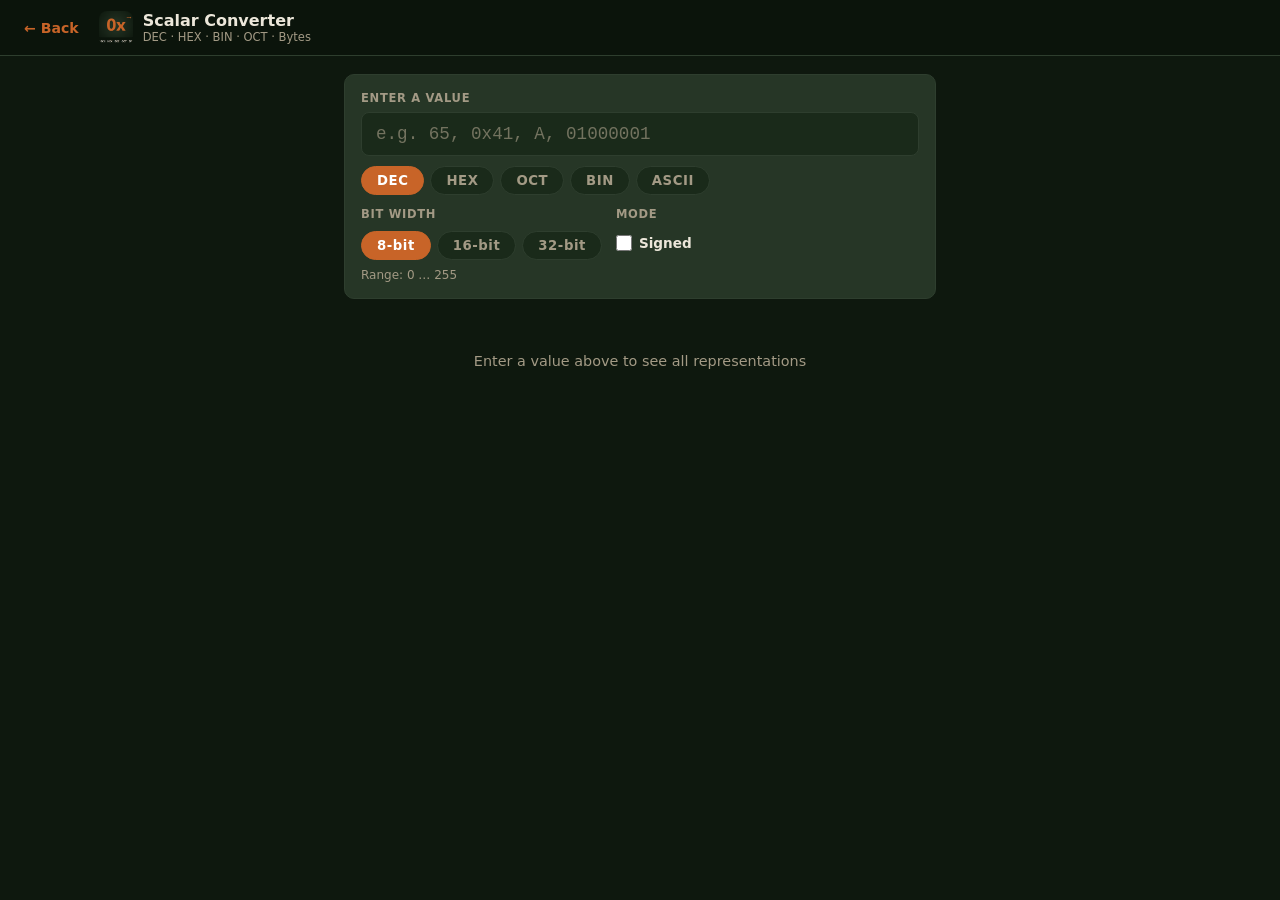
<file: scalar.html>
<!DOCTYPE html>
<html lang="en">
<head>
  <meta charset="UTF-8">
  <meta name="viewport" content="width=device-width, initial-scale=1.0">
  <title>Scalar Converter — DDay Controls</title>
  <link rel="manifest" href="manifest.json">
  <link rel="stylesheet" href="style.css">
  <meta name="theme-color" content="#263626">
  <link rel="apple-touch-icon" href="icons/icon-192.png">
</head>
<body>
  <header class="app-header">
    <a class="back-btn" href="index.html">&#8592; Back</a>
    <img class="header-logo" src="icons/converter-icon.png" alt="">
    <div class="header-text">
      <div class="title">Scalar Converter</div>
      <div class="subtitle">DEC · HEX · BIN · OCT · Bytes</div>
    </div>
  </header>

  <main class="content">

    <!-- Input -->
    <div class="card">
      <label class="field-label" for="inp">Enter a value</label>
      <input type="text" id="inp"
             placeholder="e.g. 65, 0x41, A, 01000001"
             autocomplete="off" autocorrect="off"
             autocapitalize="off" spellcheck="false">

      <div class="seg-control" role="group" aria-label="Input base" style="margin-top:10px">
        <input type="radio" name="base" id="b-dec"   value="dec"   checked>
        <label for="b-dec">DEC</label>
        <input type="radio" name="base" id="b-hex"   value="hex">
        <label for="b-hex">HEX</label>
        <input type="radio" name="base" id="b-oct"   value="oct">
        <label for="b-oct">OCT</label>
        <input type="radio" name="base" id="b-bin"   value="bin">
        <label for="b-bin">BIN</label>
        <input type="radio" name="base" id="b-ascii" value="ascii">
        <label for="b-ascii">ASCII</label>
      </div>

      <!-- Bit width + signed -->
      <div style="display:flex; align-items:flex-start; gap:14px; margin-top:12px; flex-wrap:wrap">
        <div>
          <span class="field-label" style="margin-bottom:5px">Bit width</span>
          <div class="seg-control" role="group" aria-label="Bit width">
            <input type="radio" name="width" id="w8"  value="8"  checked>
            <label for="w8">8-bit</label>
            <input type="radio" name="width" id="w16" value="16">
            <label for="w16">16-bit</label>
            <input type="radio" name="width" id="w32" value="32">
            <label for="w32">32-bit</label>
          </div>
        </div>
        <div>
          <span class="field-label" style="margin-bottom:5px">Mode</span>
          <label style="display:flex; align-items:center; gap:7px; cursor:pointer; user-select:none; height:34px">
            <input type="checkbox" id="signed" style="accent-color:var(--accent); width:16px; height:16px">
            <span style="font-size:0.85rem; color:var(--text); font-weight:600">Signed</span>
          </label>
        </div>
      </div>
      <p id="range-label" style="font-size:0.75rem; color:var(--text-muted); margin-top:8px"></p>
    </div>

    <!-- Results -->
    <div id="results" class="results-grid" style="display:none"></div>
    <div id="placeholder" class="placeholder">Enter a value above to see all representations</div>

  </main>

  <script>
    const CTRL = {
      0:'NUL',1:'SOH',2:'STX',3:'ETX',4:'EOT',5:'ENQ',6:'ACK',7:'BEL',
      8:'BS',9:'HT',10:'LF',11:'VT',12:'FF',13:'CR',14:'SO',15:'SI',
      16:'DLE',17:'DC1',18:'DC2',19:'DC3',20:'DC4',21:'NAK',22:'SYN',23:'ETB',
      24:'CAN',25:'EM',26:'SUB',27:'ESC',28:'FS',29:'GS',30:'RS',31:'US',127:'DEL',
    };

    function getWidth()  { return parseInt(document.querySelector('input[name=width]:checked').value); }
    function getSigned() { return document.getElementById('signed').checked; }
    function getBase()   { return document.querySelector('input[name=base]:checked').value; }

    function maxUnsigned(bits) { return bits === 32 ? 0xFFFFFFFF : (1 << bits) - 1; }
    function minSigned(bits)   { return -(1 << (bits - 1)); }
    function maxSigned(bits)   { return (1 << (bits - 1)) - 1; }

    function updateRangeLabel() {
      const bits = getWidth(), signed = getSigned();
      const lo = signed ? minSigned(bits) : 0;
      const hi = signed ? maxSigned(bits) : maxUnsigned(bits);
      document.getElementById('range-label').textContent =
        `Range: ${lo.toLocaleString()} … ${hi.toLocaleString()}`;
    }

    function parseInput(raw, base) {
      const s = raw.trim();
      if (!s) return null;
      const bits = getWidth(), signed = getSigned();
      let n;

      switch (base) {
        case 'ascii':
          if (s.length !== 1) return null;
          n = s.charCodeAt(0);
          break;
        case 'dec':
          if (!/^-?\d+$/.test(s)) return null;
          n = parseInt(s, 10);
          break;
        case 'hex': {
          const h = s.replace(/^0x/i, '');
          if (!/^[0-9a-fA-F]+$/.test(h)) return null;
          n = parseInt(h, 16);
          break;
        }
        case 'oct':
          if (!/^[0-7]+$/.test(s)) return null;
          n = parseInt(s, 8);
          break;
        case 'bin':
          if (!/^[01]+$/.test(s)) return null;
          n = parseInt(s, 2);
          break;
        default: return null;
      }

      if (!Number.isFinite(n)) return null;
      const lo = signed ? minSigned(bits) : 0;
      const hi = signed ? maxSigned(bits) : maxUnsigned(bits);
      if (n < lo || n > hi) return null;
      return n;
    }

    function toUnsigned(n, bits) {
      if (n >= 0) return n;
      return bits === 32 ? n + 0x100000000 : n + (1 << bits);
    }

    function fmtBin(u, bits) {
      return u.toString(2).padStart(bits, '0').replace(/(.{4})(?=.)/g, '$1 ');
    }
    function fmtHex(u, bits) {
      return '0x' + u.toString(16).toUpperCase().padStart(bits / 4, '0');
    }

    function endianBytes(u, bits) {
      const byteCount = bits / 8;
      const bytes = [];
      for (let i = 0; i < byteCount; i++) bytes.push((u >> (i * 8)) & 0xFF);
      const fmt = b => '0x' + b.toString(16).toUpperCase().padStart(2, '0');
      return {
        le: bytes.map(fmt).join('  '),
        be: [...bytes].reverse().map(fmt).join('  '),
      };
    }

    function buildRows(n) {
      const bits = getWidth(), signed = getSigned();
      const u = toUnsigned(n, bits);
      const rows = [
        { base: 'DEC', value: n.toString(10) },
        { base: 'HEX', value: fmtHex(u, bits) },
        { base: 'OCT', value: u.toString(8) },
        { base: 'BIN', value: fmtBin(u, bits), wide: true },
      ];

      if (u < 128) {
        rows.push({ base: 'ASCII', value: u in CTRL ? CTRL[u] : String.fromCharCode(u) });
      }

      if (bits >= 16) {
        const { le, be } = endianBytes(u, bits);
        rows.push({ base: 'LE bytes', value: le, wide: true });
        rows.push({ base: 'BE bytes', value: be, wide: true });
      }

      return rows;
    }

    // ── DOM ──────────────────────────────────────────────────────────────────
    const inp         = document.getElementById('inp');
    const resultsEl   = document.getElementById('results');
    const placeholder = document.getElementById('placeholder');

    function makeRow({ base, value, wide }) {
      const div = document.createElement('div');
      div.className = 'result-row';
      if (wide) div.style.gridColumn = '1 / -1';
      div.innerHTML =
        `<span class="base-tag">${base}</span>` +
        `<span class="value">${value}</span>`;
      return div;
    }

    function update() {
      const n = parseInput(inp.value, getBase());
      resultsEl.innerHTML = '';

      if (n === null) {
        resultsEl.style.display = 'none';
        placeholder.style.display = '';
        placeholder.textContent = inp.value.trim()
          ? 'Value out of range or invalid for ' + getBase().toUpperCase()
          : 'Enter a value above to see all representations';
        return;
      }

      placeholder.style.display = 'none';
      resultsEl.style.display = '';
      buildRows(n).forEach(r => resultsEl.appendChild(makeRow(r)));
    }

    inp.addEventListener('input', update);
    document.querySelectorAll('input[name=base]').forEach(r  => r.addEventListener('change', update));
    document.querySelectorAll('input[name=width]').forEach(r => r.addEventListener('change', () => { updateRangeLabel(); update(); }));
    document.getElementById('signed').addEventListener('change', () => { updateRangeLabel(); update(); });

    updateRangeLabel();

    if ('serviceWorker' in navigator) navigator.serviceWorker.register('sw.js');
  </script>
</body>
</html>
</file>
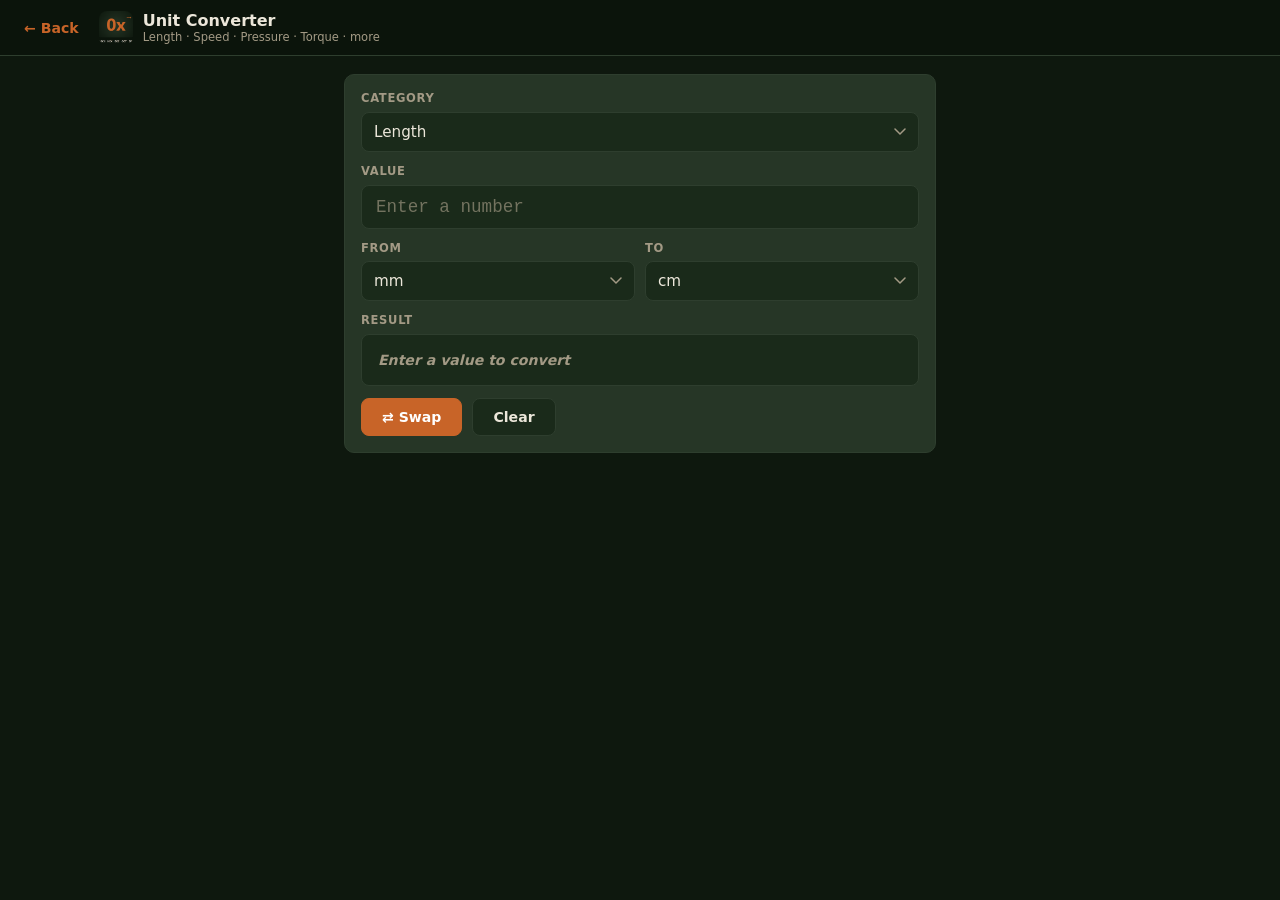
<file: unit-converter.html>
<!DOCTYPE html>
<html lang="en">
<head>
  <meta charset="UTF-8">
  <meta name="viewport" content="width=device-width, initial-scale=1.0">
  <title>Unit Converter — DDay Controls</title>
  <link rel="manifest" href="manifest.json">
  <link rel="stylesheet" href="style.css">
  <meta name="theme-color" content="#263626">
  <link rel="apple-touch-icon" href="icons/icon-192.png">
  <style>
    .unit-grid {
      display: grid;
      grid-template-columns: 1fr 1fr;
      gap: 10px;
      margin-bottom: 12px;
    }
    .unit-group { display: flex; flex-direction: column; gap: 6px; }
    .unit-group .field-label { margin-bottom: 0; }

  </style>
</head>
<body>
  <header class="app-header">
    <a class="back-btn" href="index.html">&#8592; Back</a>
    <img class="header-logo" src="icons/converter-icon.png" alt="">
    <div class="header-text">
      <div class="title">Unit Converter</div>
      <div class="subtitle">Length · Speed · Pressure · Torque · more</div>
    </div>
  </header>

  <main class="content">
    <div class="card">

      <!-- Category -->
      <label class="field-label" for="cat">Category</label>
      <select id="cat"></select>

      <!-- Value input -->
      <label class="field-label" style="margin-top:12px" for="val">Value</label>
      <input type="text" id="val"
             placeholder="Enter a number"
             inputmode="decimal"
             autocomplete="off" autocorrect="off" spellcheck="false">

      <!-- From / To -->
      <div class="unit-grid" style="margin-top:12px">
        <div class="unit-group">
          <label class="field-label" for="from">From</label>
          <select id="from"></select>
        </div>
        <div class="unit-group">
          <label class="field-label" for="to">To</label>
          <select id="to"></select>
        </div>
      </div>

      <!-- Result -->
      <label class="field-label">Result</label>
      <div class="result-display empty" id="result">Enter a value to convert</div>

      <!-- Buttons -->
      <div class="btn-row">
        <button class="btn primary" id="swap-btn">&#8644; Swap</button>
        <button class="btn" id="clear-btn">Clear</button>
      </div>
    </div>
  </main>

  <script>
    // ── Unit data (mirrors UNIT_CONVERSIONS in dday_controls_common.py) ─────
    // Values are conversion factors relative to each category's SI base unit.
    const UNITS = {
      Length: {
        mm: 0.001, cm: 0.01, m: 1.0, km: 1000.0,
        'in': 0.0254, ft: 0.3048, yd: 0.9144, mi: 1609.344,
      },
      Speed: {
        'mm/s': 0.001, 'mm/min': 1.66666666666667e-5,
        'm/s': 1.0, 'm/min': 0.0166666666666667,
        kph: 0.277777777777778,
        'in/s': 0.0254, 'in/min': 4.23333333333333e-4,
        'ft/s': 0.3048, 'ft/min': 0.00508, mph: 0.44704,
      },
      Pressure: {
        psi: 6894.757293168, bar: 100000.0, mbar: 100.0,
        kPa: 1000.0, MPa: 1000000.0, Pa: 1.0,
        atm: 101325.0, inHg: 3386.389, mmHg: 133.322387415,
      },
      Torque: {
        'N·m': 1.0, 'N·cm': 0.01,
        'lbf·in': 0.1129848290276167, 'lbf·ft': 1.3558179483314004,
        'ozf·in': 0.007061551814226,
      },
      Force: {
        N: 1.0, kN: 1000.0, lbf: 4.4482216152605, kgf: 9.80665, ozf: 0.278013850953781,
      },
      Mass: {
        mg: 0.000001, g: 0.001, kg: 1.0, oz: 0.028349523125, lb: 0.45359237,
      },
      Temperature: null,   // special case
      Volume: {
        mL: 0.001, L: 1.0, 'cm³': 0.001, 'in³': 0.016387064,
        'ft³': 28.316846592, 'gal US': 3.785411784,
      },
      Area: {
        'mm²': 0.000001, 'cm²': 0.0001, 'm²': 1.0,
        'in²': 0.00064516, 'ft²': 0.09290304, acre: 4046.8564224,
      },
    };

    const TEMP_UNITS = ['°C', '°F', 'K'];

    function convertTemp(v, from, to) {
      // Normalise to Celsius first
      let c;
      switch (from) {
        case '°C': c = v; break;
        case '°F': c = (v - 32) * 5 / 9; break;
        case 'K':  c = v - 273.15; break;
      }
      switch (to) {
        case '°C': return c;
        case '°F': return c * 9 / 5 + 32;
        case 'K':  return c + 273.15;
      }
    }

    function convert(v, cat, from, to) {
      if (cat === 'Temperature') return convertTemp(v, from, to);
      const factors = UNITS[cat];
      return (v * factors[from]) / factors[to];
    }

    function fmtResult(n) {
      if (!Number.isFinite(n)) return '—';
      // Use toPrecision for large/small, otherwise fixed-ish
      const abs = Math.abs(n);
      if (abs === 0) return '0';
      if (abs >= 1e10 || (abs < 0.0001 && abs > 0)) return n.toPrecision(8).replace(/\.?0+$/, '');
      const dp = abs >= 1000 ? 4 : abs >= 1 ? 6 : 8;
      return parseFloat(n.toFixed(dp)).toLocaleString('en-US', { maximumSignificantDigits: 10 });
    }

    // ── DOM setup ────────────────────────────────────────────────────────────
    const catEl    = document.getElementById('cat');
    const valEl    = document.getElementById('val');
    const fromEl   = document.getElementById('from');
    const toEl     = document.getElementById('to');
    const resultEl = document.getElementById('result');

    // Populate categories
    Object.keys(UNITS).forEach(cat => {
      const opt = document.createElement('option');
      opt.value = opt.textContent = cat;
      catEl.appendChild(opt);
    });

    function populateUnits() {
      const cat = catEl.value;
      const units = cat === 'Temperature' ? TEMP_UNITS : Object.keys(UNITS[cat]);
      const prevFrom = fromEl.value;
      const prevTo   = toEl.value;

      [fromEl, toEl].forEach((sel, idx) => {
        sel.innerHTML = '';
        units.forEach((u, i) => {
          const opt = document.createElement('option');
          opt.value = opt.textContent = u;
          if (i === idx) opt.selected = true; // default: from=first, to=second
          sel.appendChild(opt);
        });
      });

      // Restore previous selections if they still exist
      if (units.includes(prevFrom)) fromEl.value = prevFrom;
      if (units.includes(prevTo))   toEl.value   = prevTo;
      if (fromEl.value === toEl.value && units.length > 1) toEl.selectedIndex = 1;

      doConvert();
    }

    function doConvert() {
      const raw = valEl.value.trim();
      if (!raw) {
        resultEl.textContent = 'Enter a value to convert';
        resultEl.className = 'result-display empty';
        return;
      }
      const v = parseFloat(raw);
      if (!Number.isFinite(v)) {
        resultEl.textContent = 'Invalid number';
        resultEl.className = 'result-display empty';
        return;
      }
      const result = convert(v, catEl.value, fromEl.value, toEl.value);
      resultEl.textContent = fmtResult(result) + ' ' + toEl.value;
      resultEl.className = 'result-display';
    }

    catEl.addEventListener('change', populateUnits);
    valEl.addEventListener('input', doConvert);
    fromEl.addEventListener('change', doConvert);
    toEl.addEventListener('change', doConvert);

    document.getElementById('swap-btn').addEventListener('click', () => {
      const tmp = fromEl.value;
      fromEl.value = toEl.value;
      toEl.value = tmp;
      doConvert();
    });

    document.getElementById('clear-btn').addEventListener('click', () => {
      valEl.value = '';
      resultEl.textContent = 'Enter a value to convert';
      resultEl.className = 'result-display empty';
    });

    // Init
    populateUnits();

    if ('serviceWorker' in navigator) navigator.serviceWorker.register('sw.js');
  </script>
</body>
</html>
</file>
<file: style.css>
:root {
  --bg:           #0e180e;
  --surface:      #1a2a1a;
  --card:         #263626;
  --accent:       #c86428;
  --accent-hover: #d8742e;
  --text:         #ece7da;   /* primary text — brightened for readability */
  --text-muted:   #a39a85;   /* secondary text — brightened */
  --bar:          #0b140b;
  --border:       #2e3e2e;
  --table-bg:     #1c2e1b;   /* table base / odd rows */
  --table-alt:    #2f4a2d;   /* alternating row stripe — clearly lighter */
  --table-header: #375734;   /* header bar — bright, clearly elevated */
  --table-divider:#496046;   /* visible row divider */
  --radius:       10px;
  --ease:         0.15s ease;
}

*, *::before, *::after { box-sizing: border-box; margin: 0; padding: 0; }

html { font-size: 16px; -webkit-tap-highlight-color: transparent; }

body {
  font-family: 'Segoe UI', system-ui, -apple-system, BlinkMacSystemFont, sans-serif;
  background: var(--bg);
  color: var(--text);
  min-height: 100dvh;
  display: flex;
  flex-direction: column;
}

a { color: inherit; text-decoration: none; }

/* ── App header ─────────────────────────────── */
.app-header {
  background: var(--bar);
  padding: 10px 14px;
  display: flex;
  align-items: center;
  gap: 10px;
  position: sticky;
  top: 0;
  z-index: 20;
  border-bottom: 1px solid var(--border);
  min-height: 56px;
}

.header-logo {
  width: 34px;
  height: 34px;
  border-radius: 8px;
  flex-shrink: 0;
}

.header-text .title   { font-size: 1rem; font-weight: 700; }
.header-text .subtitle { font-size: 0.72rem; color: var(--text-muted); }

.back-btn {
  display: inline-flex;
  align-items: center;
  gap: 5px;
  color: var(--accent);
  font-size: 0.88rem;
  font-weight: 600;
  padding: 5px 10px;
  border-radius: 20px;
  transition: background var(--ease);
  flex-shrink: 0;
}
.back-btn:hover { background: rgba(200,100,40,0.14); }

/* ── Main content ───────────────────────────── */
.content {
  flex: 1;
  padding: 18px 14px 32px;
  max-width: 620px;
  margin: 0 auto;
  width: 100%;
}

/* ── Cards ──────────────────────────────────── */
.card {
  background: var(--card);
  border-radius: var(--radius);
  padding: 16px;
  margin-bottom: 14px;
  border: 1px solid var(--border);
}

/* ── Labels ─────────────────────────────────── */
.field-label {
  display: block;
  font-size: 0.72rem;
  font-weight: 700;
  color: var(--text-muted);
  text-transform: uppercase;
  letter-spacing: 0.06em;
  margin-bottom: 7px;
}

/* ── Text inputs ────────────────────────────── */
input[type=text], input[type=search] {
  width: 100%;
  background: var(--surface);
  border: 1px solid var(--border);
  border-radius: 8px;
  color: var(--text);
  font-family: 'Consolas', 'Courier New', monospace;
  font-size: 1.1rem;
  padding: 11px 14px;
  outline: none;
  transition: border-color var(--ease), box-shadow var(--ease);
  appearance: none;
  -webkit-appearance: none;
}
input[type=text]:focus, input[type=search]:focus {
  border-color: var(--accent);
  box-shadow: 0 0 0 3px rgba(200,100,40,0.18);
}
input::placeholder { color: var(--text-muted); opacity: 0.65; }
input[type=search]::-webkit-search-cancel-button { display: none; }

/* ── Select menus ───────────────────────────── */
select {
  width: 100%;
  background: var(--surface);
  border: 1px solid var(--border);
  border-radius: 8px;
  color: var(--text);
  font-family: inherit;
  font-size: 0.95rem;
  padding: 10px 12px;
  outline: none;
  appearance: none;
  -webkit-appearance: none;
  background-image: url("data:image/svg+xml,%3Csvg xmlns='http://www.w3.org/2000/svg' width='12' height='8' viewBox='0 0 12 8'%3E%3Cpath d='M1 1l5 5 5-5' stroke='%23a39a85' stroke-width='1.5' fill='none' stroke-linecap='round'/%3E%3C/svg%3E");
  background-repeat: no-repeat;
  background-position: right 12px center;
  padding-right: 32px;
  cursor: pointer;
  transition: border-color var(--ease);
}
select:focus { border-color: var(--accent); box-shadow: 0 0 0 3px rgba(200,100,40,0.18); }

/* ── Result display ─────────────────────────── */
.result-display {
  background: var(--surface);
  border: 1px solid var(--border);
  border-radius: 8px;
  padding: 14px 16px;
  font-family: 'Consolas', 'Courier New', monospace;
  font-size: 1.15rem;
  font-weight: 600;
  color: var(--text);  /* bright for max readability — this is the key output */
  min-height: 52px;
  display: flex;
  align-items: center;
  word-break: break-all;
}
.result-display.empty { color: var(--text-muted); font-size: 0.88rem; font-family: inherit; font-style: italic; }

/* ── Buttons ────────────────────────────────── */
.btn-row {
  display: flex;
  gap: 10px;
  margin-top: 12px;
}
.btn {
  padding: 10px 20px;
  border-radius: 8px;
  border: 1px solid var(--border);
  background: var(--surface);
  color: var(--text);
  font-family: inherit;
  font-size: 0.88rem;
  font-weight: 600;
  cursor: pointer;
  transition: border-color var(--ease), background var(--ease);
}
.btn:hover  { border-color: var(--accent); background: rgba(200,100,40,0.08); }
.btn:active { background: rgba(200,100,40,0.18); }
.btn.primary { background: var(--accent); border-color: var(--accent); color: #fff; }
.btn.primary:hover { background: var(--accent-hover); }

/* ── Segmented control ──────────────────────── */
.seg-control {
  display: flex;
  gap: 6px;
  flex-wrap: wrap;
  margin-top: 10px;
}
.seg-control input[type=radio] { position: absolute; opacity: 0; pointer-events: none; }
.seg-control label {
  padding: 6px 15px;
  border-radius: 20px;
  border: 1px solid var(--border);
  font-size: 0.83rem;
  font-weight: 700;
  cursor: pointer;
  color: var(--text-muted);
  background: var(--surface);
  transition: all var(--ease);
  user-select: none;
  letter-spacing: 0.04em;
}
.seg-control input[type=radio]:checked + label {
  background: var(--accent);
  border-color: var(--accent);
  color: #fff;
}
.seg-control label:hover {
  border-color: var(--accent);
  color: var(--text);
}

/* ── Result rows ────────────────────────────── */
.results-grid {
  display: grid;
  grid-template-columns: 1fr;
  gap: 8px;
}
@media (min-width: 440px) { .results-grid { grid-template-columns: 1fr 1fr; } }

.result-row {
  display: flex;
  align-items: center;
  gap: 10px;
  padding: 12px 14px;
  background: var(--surface);
  border-radius: 9px;
  border: 1px solid var(--border);
  cursor: pointer;
  transition: border-color var(--ease), background var(--ease);
  position: relative;
  user-select: none;
}
.result-row:hover  { border-color: var(--accent); background: rgba(200,100,40,0.06); }
.result-row:active { background: rgba(200,100,40,0.14); }

.result-row .base-tag {
  font-size: 0.7rem;
  font-weight: 700;
  text-transform: uppercase;
  letter-spacing: 0.07em;
  color: var(--accent);
  min-width: 38px;
}
.result-row .value {
  font-family: 'Consolas', 'Courier New', monospace;
  font-size: 0.95rem;
  flex: 1;
  overflow: hidden;
  text-overflow: ellipsis;
  white-space: nowrap;
}
.result-row .copy-hint {
  font-size: 0.68rem;
  color: var(--text-muted);
  opacity: 0;
  transition: opacity var(--ease);
  flex-shrink: 0;
}
.result-row:hover .copy-hint { opacity: 1; }

/* ── Toast ──────────────────────────────────── */
.toast {
  position: fixed;
  bottom: 28px;
  left: 50%;
  transform: translateX(-50%) translateY(10px);
  background: var(--accent);
  color: #fff;
  padding: 9px 22px;
  border-radius: 20px;
  font-size: 0.85rem;
  font-weight: 600;
  opacity: 0;
  transition: opacity 0.18s, transform 0.18s;
  pointer-events: none;
  z-index: 200;
  white-space: nowrap;
}
.toast.show { opacity: 1; transform: translateX(-50%) translateY(0); }

/* ── Placeholder text ───────────────────────── */
.placeholder {
  text-align: center;
  padding: 40px 20px;
  color: var(--text-muted);
  font-size: 0.9rem;
}

/* ── Launcher tiles ─────────────────────────── */
.tile-grid {
  display: grid;
  grid-template-columns: repeat(auto-fit, minmax(130px, 160px));
  gap: 16px;
  margin-top: 20px;
  justify-content: center;
}

.tile {
  display: flex;
  flex-direction: column;
  align-items: center;
  gap: 10px;
  padding: 24px 14px 18px;
  background: var(--card);
  border-radius: 16px;
  border: 2px solid var(--border);
  cursor: pointer;
  transition: border-color var(--ease), transform var(--ease), box-shadow var(--ease);
  color: var(--text);
}
.tile:hover {
  border-color: var(--accent);
  transform: translateY(-3px);
  box-shadow: 0 8px 24px rgba(200,100,40,0.2);
}
.tile:active { transform: translateY(0); }

.tile-icon {
  width: 80px;
  height: 80px;
  border-radius: 14px;
  object-fit: contain;
}
.tile-name {
  font-size: 0.88rem;
  font-weight: 600;
  text-align: center;
  line-height: 1.3;
}

/* ── ASCII chart ────────────────────────────── */
.search-sticky {
  position: sticky;
  top: 56px;
  z-index: 15;
  background: var(--bg);
  padding: 10px 0 6px;
}

.ascii-wrap {
  border-radius: var(--radius);
  border: 1px solid var(--border);
  background: var(--table-bg); /* lift table off the darker page background */
  overflow: clip; /* clip (not hidden) so sticky thead works relative to viewport */
}

.ascii-table {
  width: 100%;
  border-collapse: collapse;
  font-size: 0.82rem;
}
.ascii-table thead th {
  background: var(--table-header);
  color: var(--text);
  font-size: 0.68rem;
  font-weight: 700;
  text-transform: uppercase;
  letter-spacing: 0.07em;
  padding: 8px 10px;
  text-align: left;
  border-bottom: 1px solid var(--table-divider);
  position: sticky;
  top: 107px;
  z-index: 10;
}
.ascii-table thead th:first-child { border-radius: 0; }

.ascii-table tbody tr {
  border-bottom: 1px solid var(--table-divider);
  cursor: pointer;
  transition: background var(--ease);
}
.ascii-table tbody tr:last-child { border-bottom: none; }
.ascii-table tbody tr:nth-child(even) { background: var(--table-alt); }
/* hover/active declared after the stripe rule so they win on equal specificity */
.ascii-table tbody tr:hover  { background: rgba(216,116,46,0.22); }
.ascii-table tbody tr:active { background: rgba(216,116,46,0.34); }
.ascii-table td {
  padding: 7px 10px;
  font-family: 'Consolas', 'Courier New', monospace;
  white-space: nowrap;
}
.td-char  { color: var(--accent); font-size: 1rem; font-weight: 600; min-width: 28px; }
.td-label { font-family: inherit; font-size: 0.72rem; color: var(--text-muted); font-style: italic; }
.no-rows  { text-align: center; padding: 28px; color: var(--text-muted); font-size: 0.9rem; }
</file>
